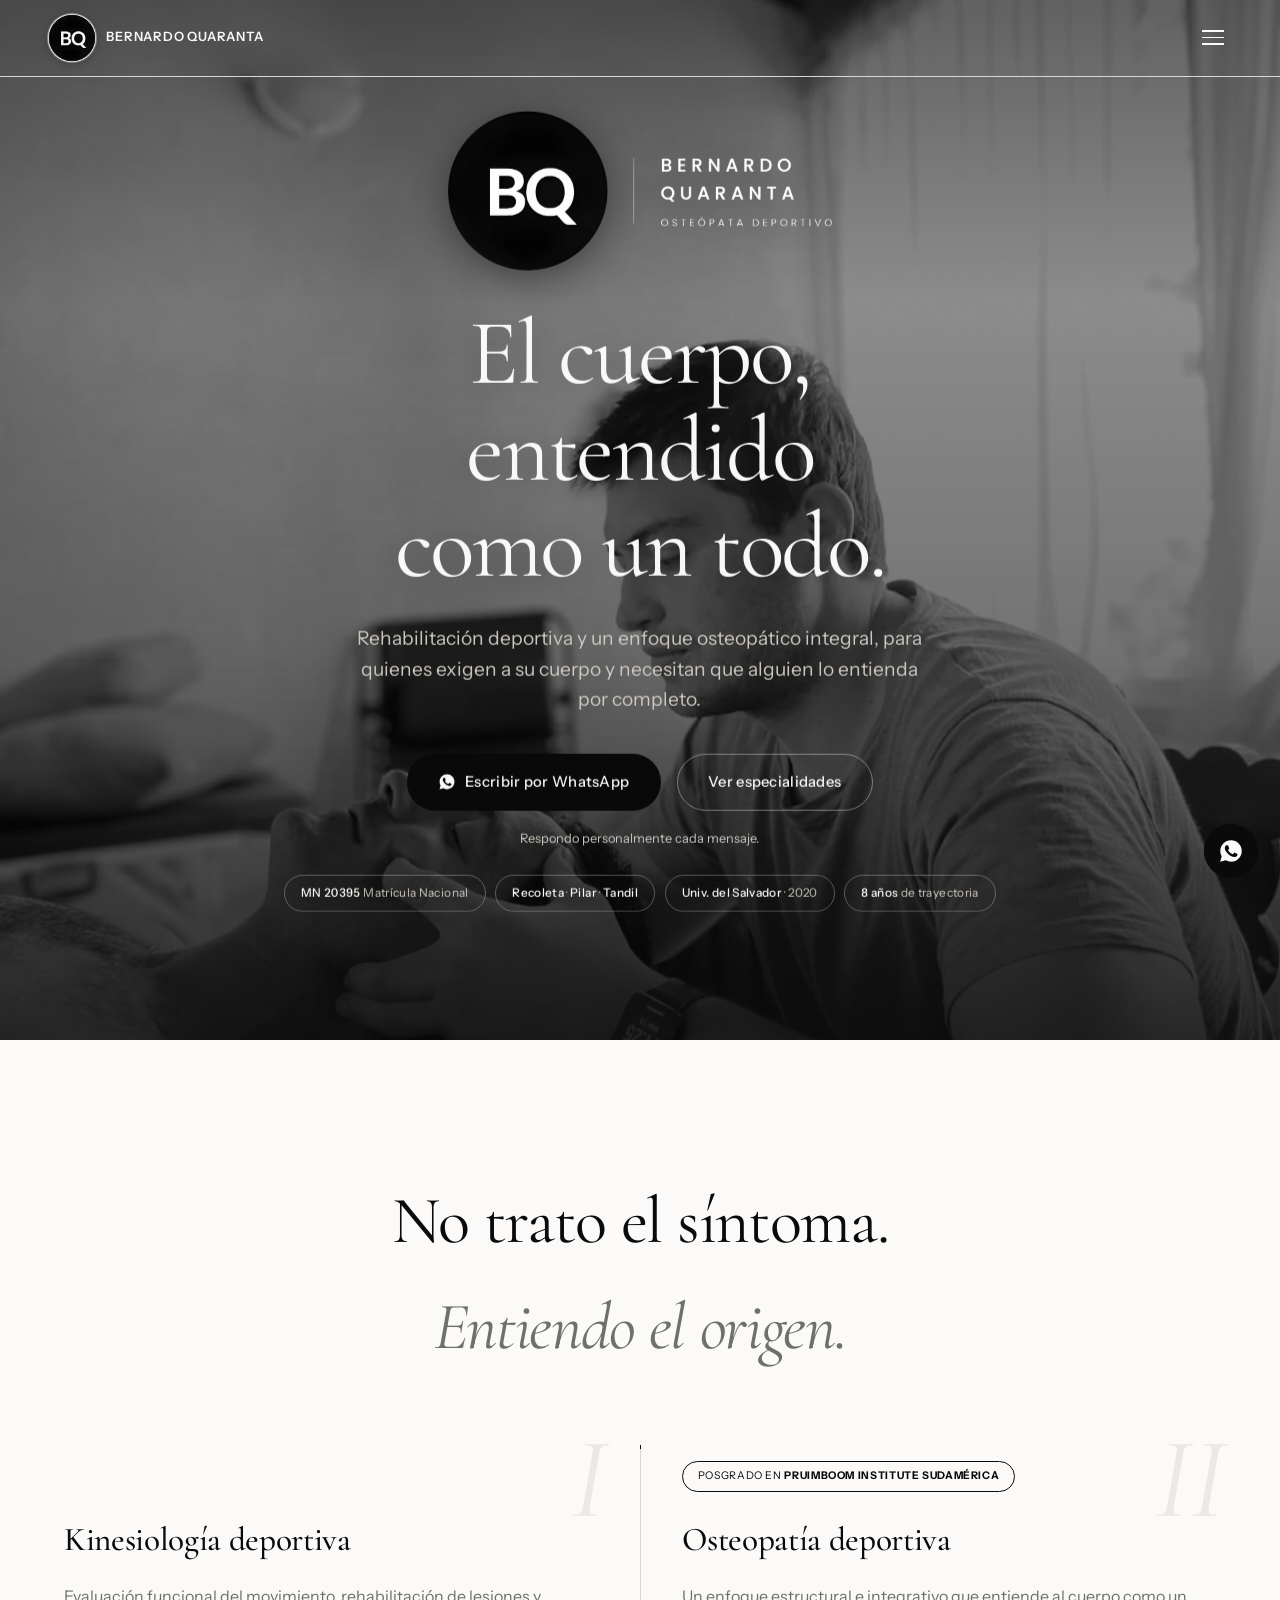
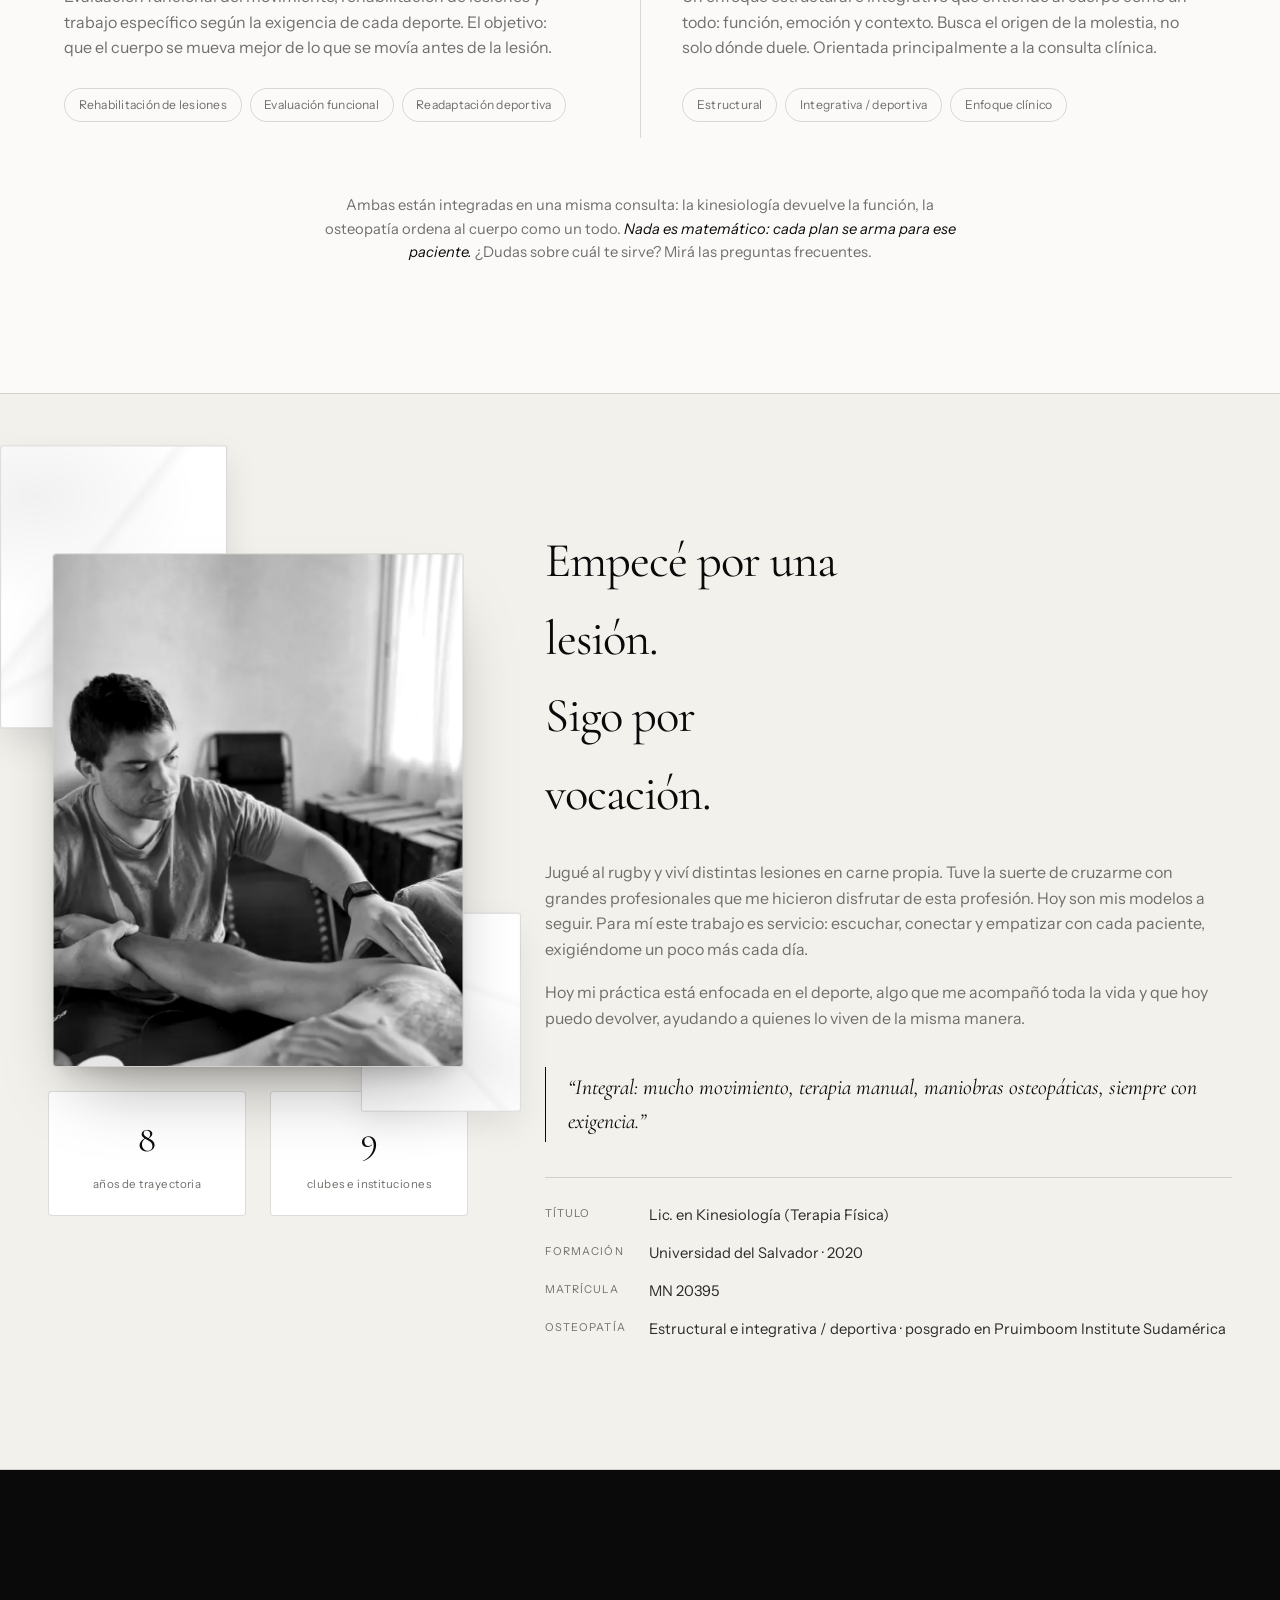
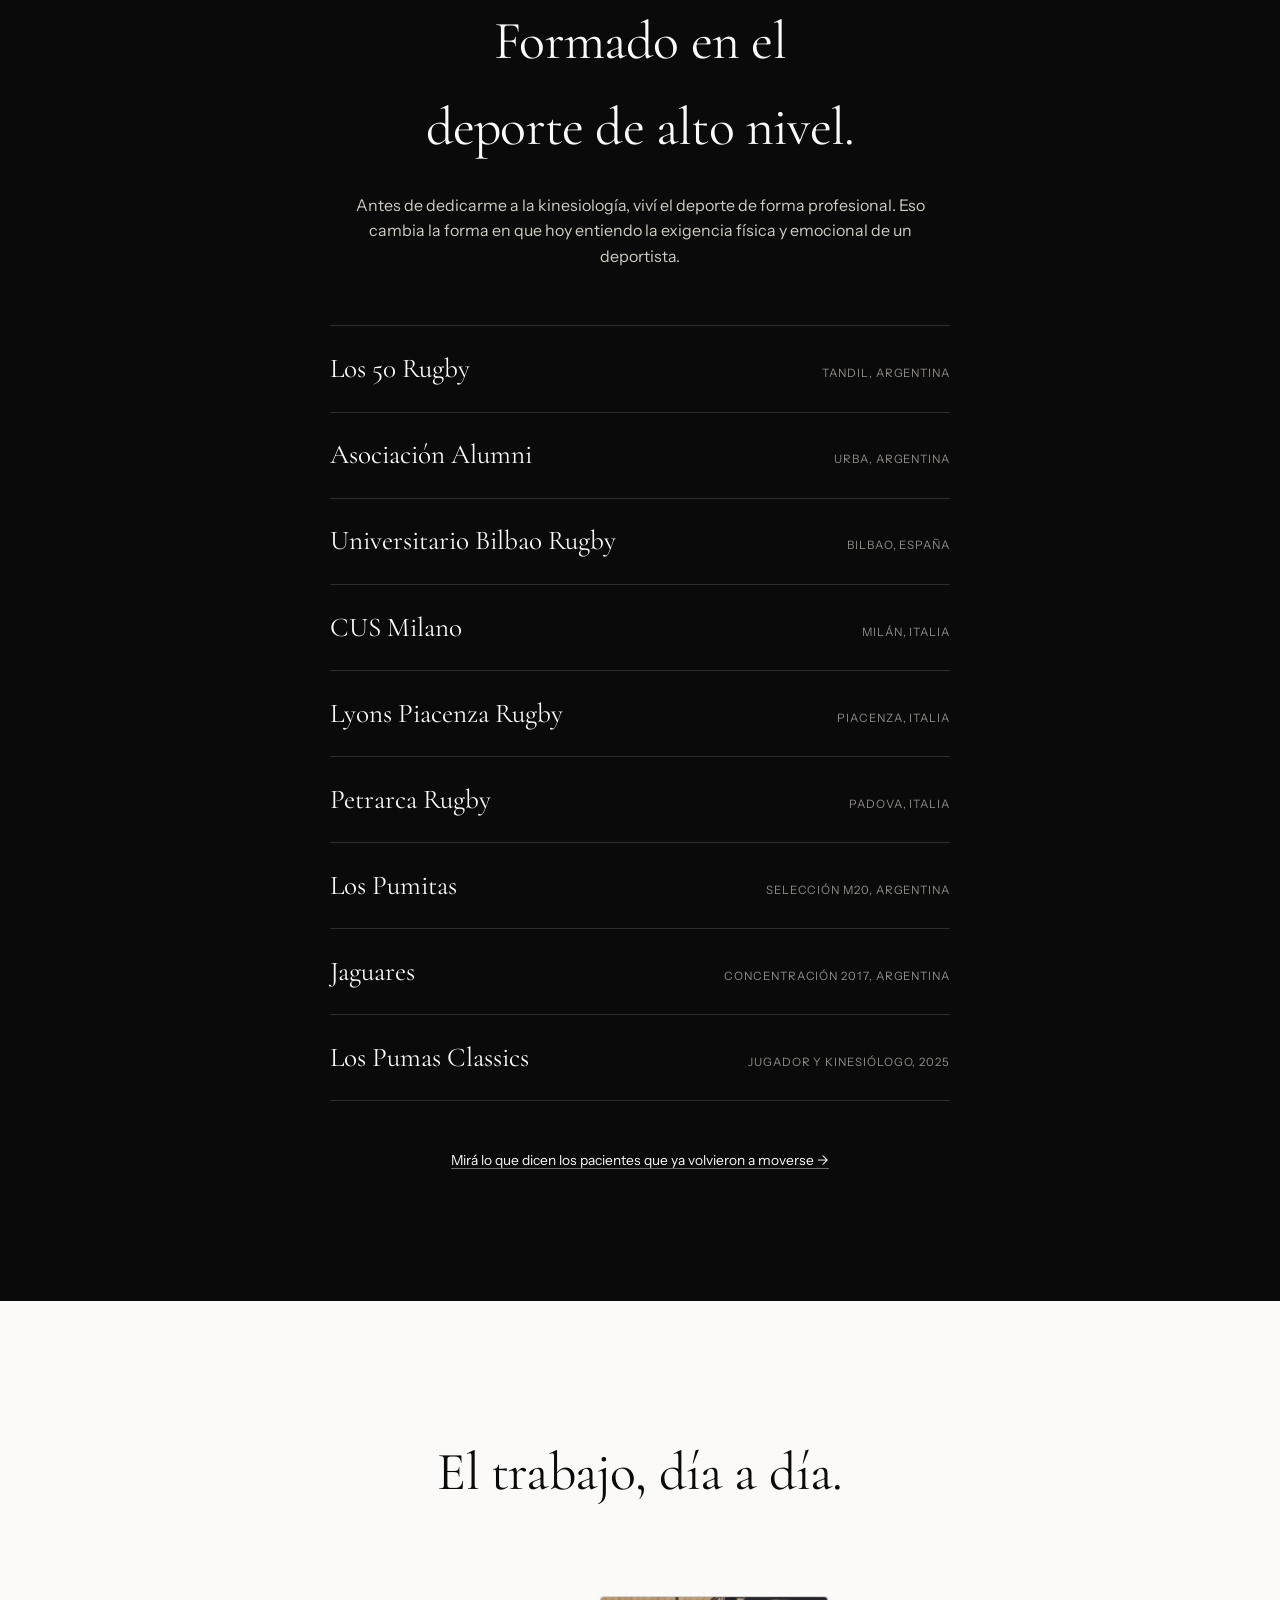
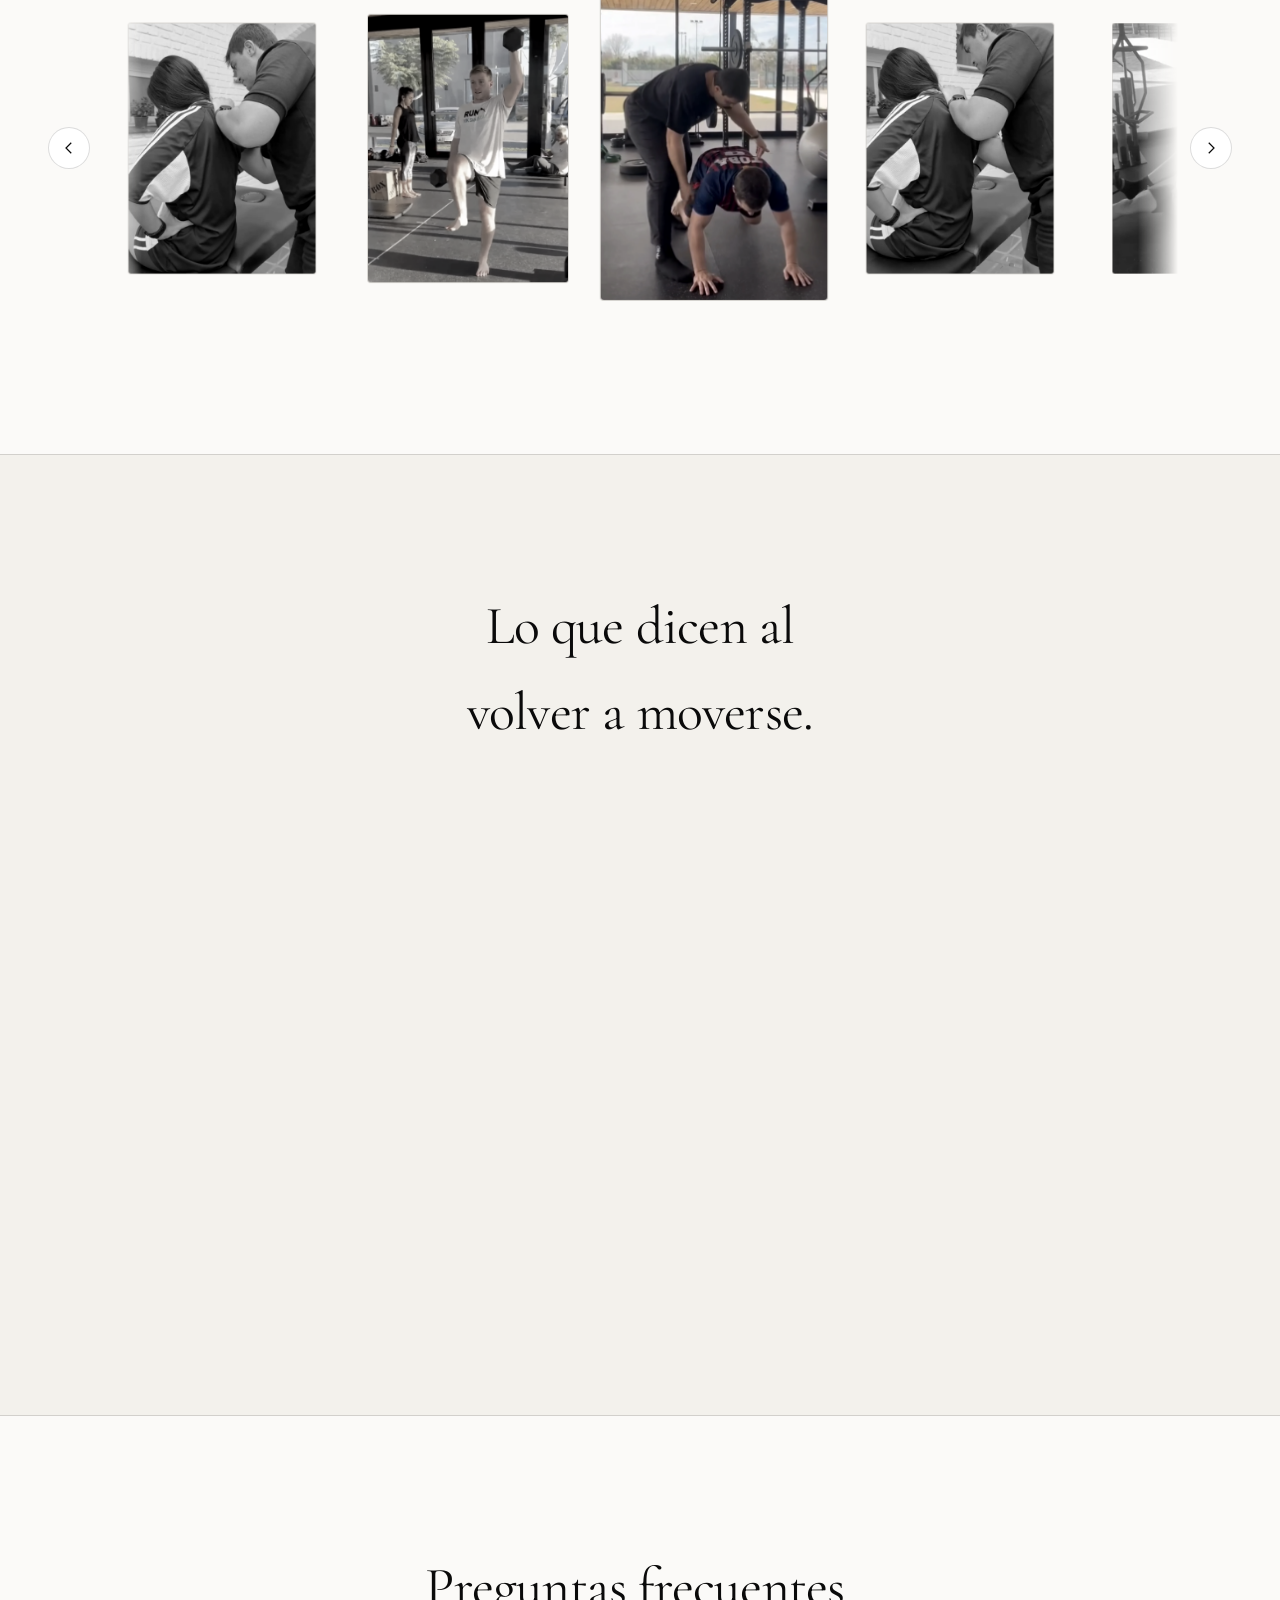
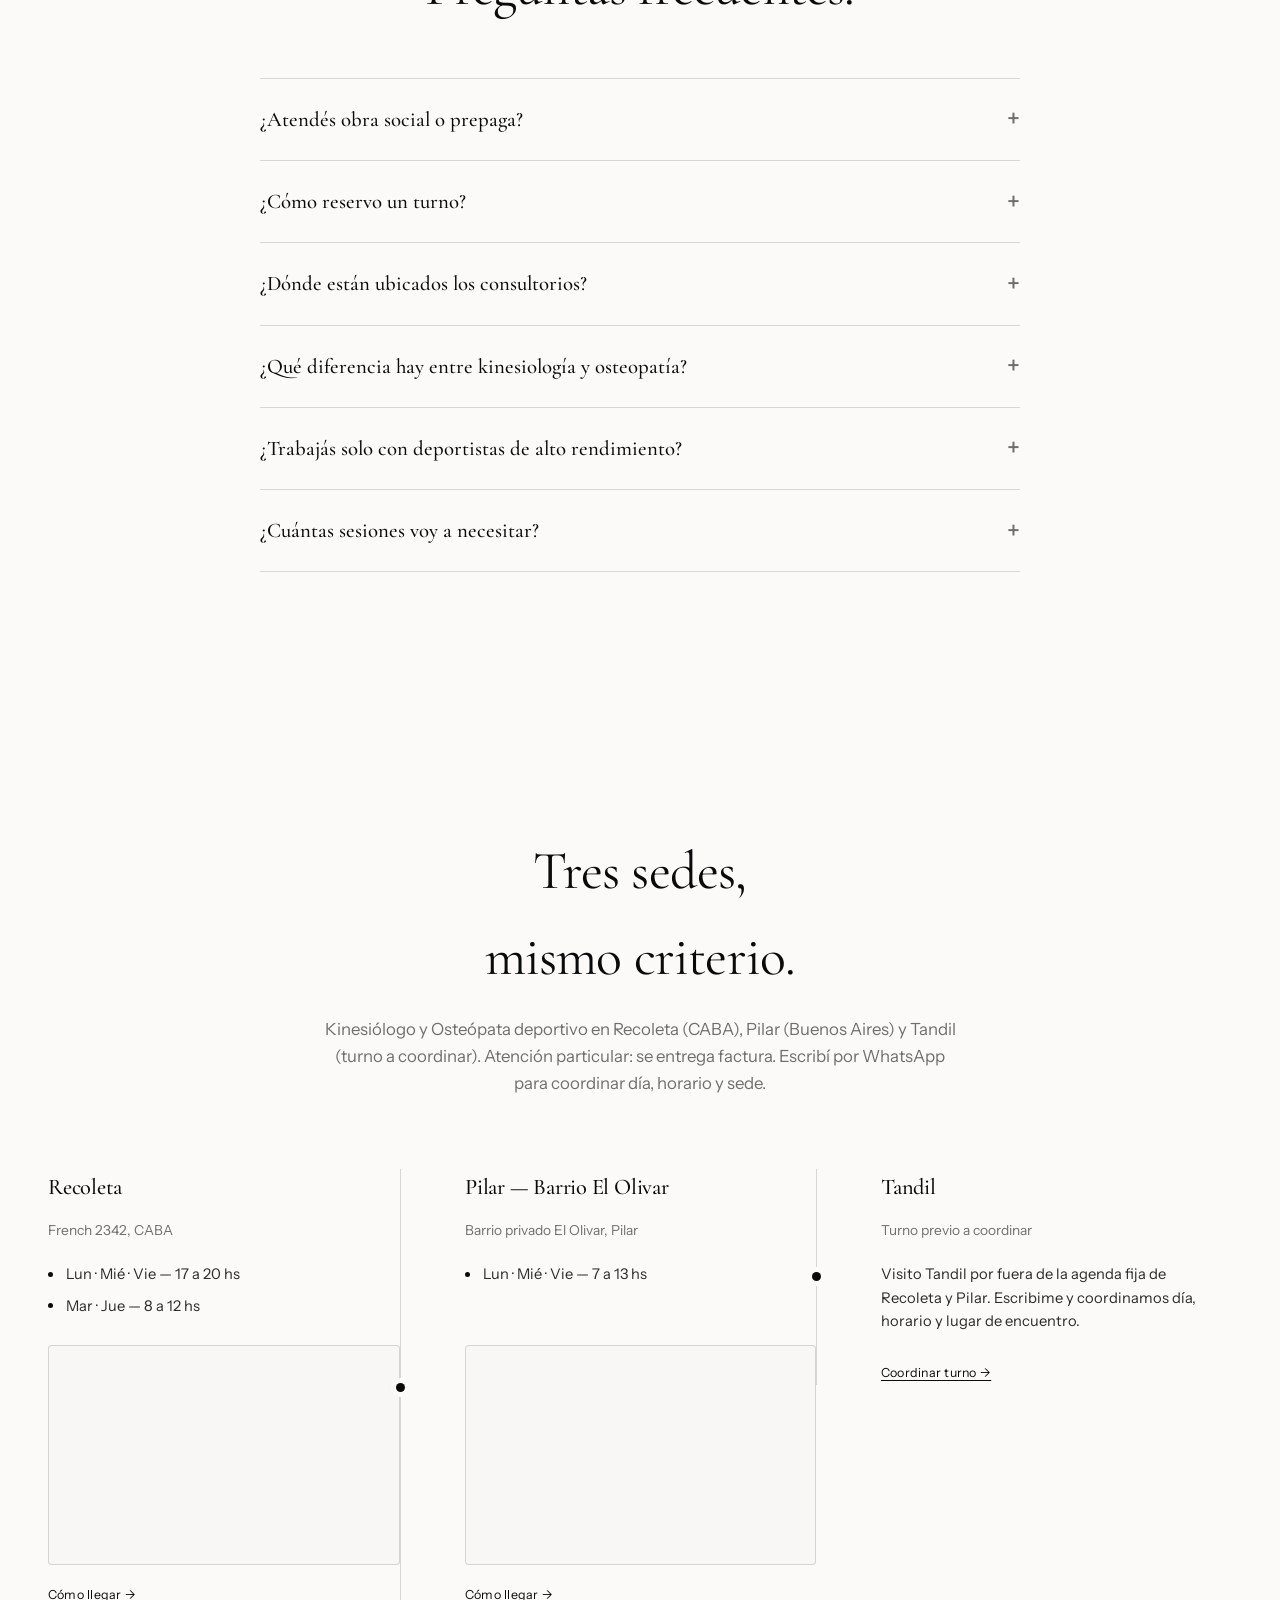
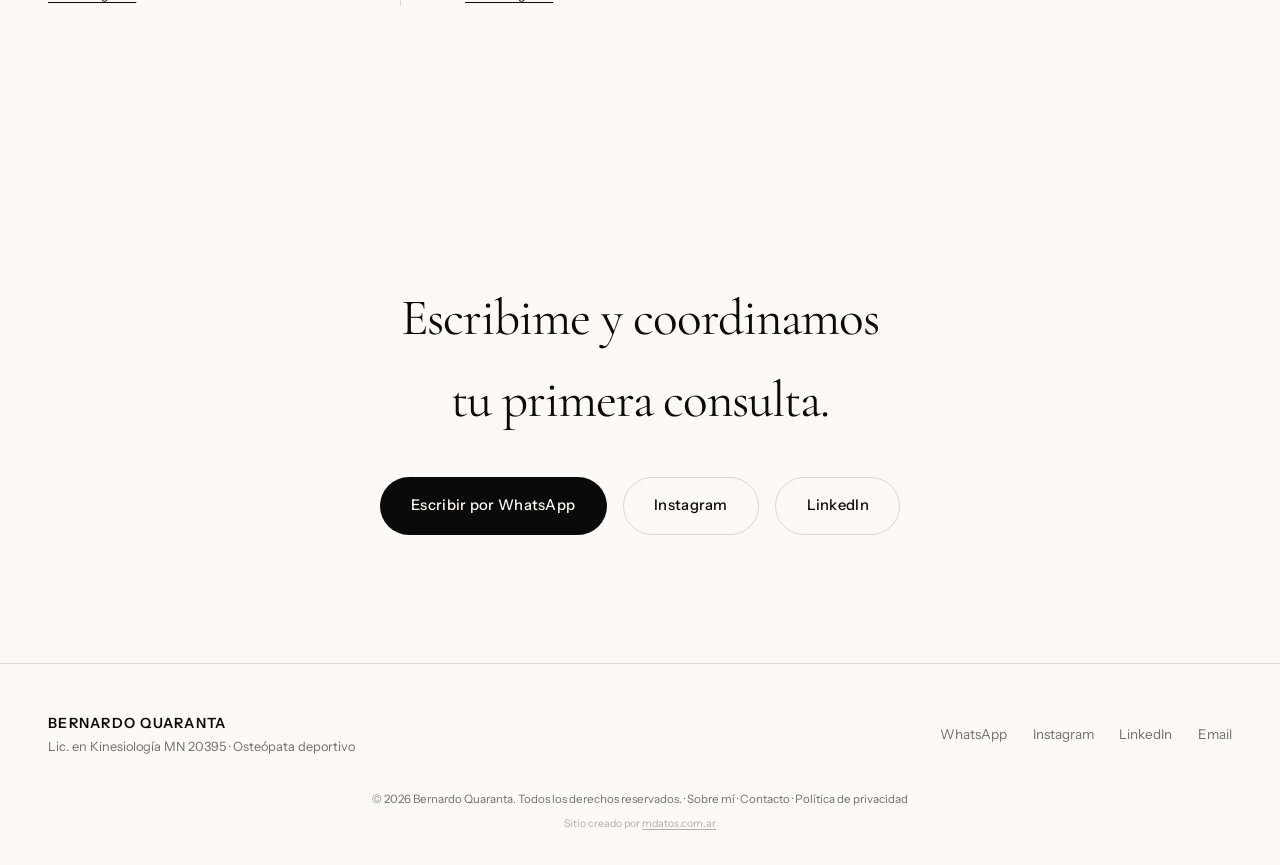
<file: index.html>
<!DOCTYPE html>
<html lang="es-AR">
<head>
<meta charset="UTF-8" />
<meta name="viewport" content="width=device-width, initial-scale=1.0" />
<title>Kinesiólogo y Osteópata Deportivo en Recoleta, Pilar y Tandil | Bernardo Quaranta</title>
<meta name="description" content="Kinesiólogo y Osteópata deportivo en Recoleta (CABA), Pilar y Tandil (turno a coordinar). Lic. Bernardo Quaranta, MN 20395 — rehabilitación y evaluación funcional para deportistas." />
<link rel="canonical" href="https://bernardoquaranta.com.ar/" />

<meta property="og:type" content="website" />
<meta property="og:site_name" content="Bernardo Quaranta" />
<meta property="og:locale" content="es_AR" />
<meta property="og:url" content="https://bernardoquaranta.com.ar/" />
<meta property="og:title" content="Kinesiólogo y Osteópata Deportivo en Recoleta, Pilar y Tandil | Bernardo Quaranta" />
<meta property="og:description" content="Kinesiólogo y Osteópata deportivo en Recoleta (CABA), Pilar y Tandil (turno a coordinar). Lic. Bernardo Quaranta, MN 20395 — rehabilitación y evaluación funcional para deportistas." />
<meta property="og:image" content="https://bernardoquaranta.com.ar/assets/img/bernardo-quaranta-kinesiologo-osteopata-portada.jpg" />
<meta property="og:image:width" content="1200" />
<meta property="og:image:height" content="630" />
<meta property="og:image:alt" content="Bernardo Quaranta — Kinesiología y Osteopatía" />
<meta name="twitter:card" content="summary_large_image" />
<meta name="twitter:title" content="Kinesiólogo y Osteópata Deportivo en Recoleta, Pilar y Tandil | Bernardo Quaranta" />
<meta name="twitter:description" content="Kinesiólogo y Osteópata deportivo en Recoleta (CABA), Pilar y Tandil. Rehabilitación y evaluación funcional para deportistas." />
<meta name="twitter:image" content="https://bernardoquaranta.com.ar/assets/img/bernardo-quaranta-kinesiologo-osteopata-portada.jpg" />

<link rel="icon" type="image/webp" href="assets/img/bernardo-quaranta-logo.webp?v=20260828p" />
<link rel="apple-touch-icon" href="assets/img/apple-touch-icon.png?v=20260828p" />
<link rel="manifest" href="manifest.json" />
<meta name="theme-color" content="#fbfaf8" />
<meta name="apple-mobile-web-app-title" content="Bernardo Quaranta" />
<meta name="apple-mobile-web-app-capable" content="yes" />
<meta name="mobile-web-app-capable" content="yes" />

<link rel="preconnect" href="https://fonts.googleapis.com" />
<link rel="preconnect" href="https://fonts.gstatic.com" crossorigin />
<link href="https://fonts.googleapis.com/css2?family=Cormorant+Garamond:ital,wght@0,300;0,400;0,500;0,600;1,400&family=Instrument+Sans:wght@400;500;600&display=swap" rel="stylesheet" />

<link rel="stylesheet" href="styles.css?v=20260828p" />
<script>document.documentElement.classList.add("has-js");</script>

<script type="application/ld+json">
{
  "@context": "https://schema.org",
  "@graph": [
    {
      "@type": "Person",
      "@id": "https://bernardoquaranta.com.ar/#bernardo",
      "name": "Bernardo Quaranta",
      "jobTitle": "Kinesiólogo · Osteópata deportivo",
      "url": "https://bernardoquaranta.com.ar/",
      "image": "https://bernardoquaranta.com.ar/assets/img/kinesiologo-bernardo-quaranta-consultorio.webp",
      "alumniOf": { "@type": "CollegeOrUniversity", "name": "Universidad del Salvador" },
      "knowsAbout": ["Kinesiología deportiva", "Osteopatía deportiva", "Rehabilitación de lesiones deportivas", "Evaluación funcional del movimiento"],
      "sameAs": [
        "https://instagram.com/lic.bquaranta",
        "https://ar.linkedin.com/in/bernardo-quaranta-87b6651bb"
      ]
    },
    {
      "@type": "MedicalBusiness",
      "@id": "https://bernardoquaranta.com.ar/#recoleta",
      "name": "Bernardo Quaranta — Kinesiología y Osteopatía (Recoleta)",
      "image": "https://bernardoquaranta.com.ar/assets/img/bernardo-quaranta-kinesiologo-osteopata-portada.jpg",
      "url": "https://bernardoquaranta.com.ar/",
      "telephone": "+5492494015851",
      "email": "Bernardoquaranta7@gmail.com",
      "priceRange": "$$",
      "medicalSpecialty": "PhysicalTherapy",
      "founder": { "@id": "https://bernardoquaranta.com.ar/#bernardo" },
      "contactPoint": {
        "@type": "ContactPoint",
        "telephone": "+5492494015851",
        "email": "Bernardoquaranta7@gmail.com",
        "contactType": "customer service",
        "areaServed": "AR",
        "availableLanguage": "Spanish"
      },
      "areaServed": ["Recoleta", "CABA", "Ciudad Autónoma de Buenos Aires"],
      "address": {
        "@type": "PostalAddress",
        "streetAddress": "French 2342",
        "addressLocality": "Recoleta, Buenos Aires",
        "addressCountry": "AR"
      },
      "openingHoursSpecification": [
        { "@type": "OpeningHoursSpecification", "dayOfWeek": ["Monday", "Wednesday", "Friday"], "opens": "17:00", "closes": "20:00" },
        { "@type": "OpeningHoursSpecification", "dayOfWeek": ["Tuesday", "Thursday"], "opens": "08:00", "closes": "12:00" }
      ]
    },
    {
      "@type": "MedicalBusiness",
      "@id": "https://bernardoquaranta.com.ar/#pilar",
      "name": "Bernardo Quaranta — Kinesiología y Osteopatía (Pilar)",
      "image": "https://bernardoquaranta.com.ar/assets/img/bernardo-quaranta-kinesiologo-osteopata-portada.jpg",
      "url": "https://bernardoquaranta.com.ar/",
      "telephone": "+5492494015851",
      "email": "Bernardoquaranta7@gmail.com",
      "priceRange": "$$",
      "medicalSpecialty": "PhysicalTherapy",
      "founder": { "@id": "https://bernardoquaranta.com.ar/#bernardo" },
      "contactPoint": {
        "@type": "ContactPoint",
        "telephone": "+5492494015851",
        "email": "Bernardoquaranta7@gmail.com",
        "contactType": "customer service",
        "areaServed": "AR",
        "availableLanguage": "Spanish"
      },
      "areaServed": ["Pilar", "Provincia de Buenos Aires"],
      "address": {
        "@type": "PostalAddress",
        "streetAddress": "Barrio privado El Olivar",
        "addressLocality": "Pilar, Buenos Aires",
        "addressCountry": "AR"
      },
      "openingHoursSpecification": [
        { "@type": "OpeningHoursSpecification", "dayOfWeek": ["Monday", "Wednesday", "Friday"], "opens": "07:00", "closes": "13:00" }
      ]
    },
    {
      "@type": "MedicalBusiness",
      "@id": "https://bernardoquaranta.com.ar/#tandil",
      "name": "Bernardo Quaranta — Kinesiología y Osteopatía (Tandil)",
      "image": "https://bernardoquaranta.com.ar/assets/img/bernardo-quaranta-kinesiologo-osteopata-portada.jpg",
      "url": "https://bernardoquaranta.com.ar/",
      "telephone": "+5492494015851",
      "email": "Bernardoquaranta7@gmail.com",
      "priceRange": "$$",
      "medicalSpecialty": "PhysicalTherapy",
      "founder": { "@id": "https://bernardoquaranta.com.ar/#bernardo" },
      "contactPoint": {
        "@type": "ContactPoint",
        "telephone": "+5492494015851",
        "email": "Bernardoquaranta7@gmail.com",
        "contactType": "customer service",
        "availableLanguage": "Spanish",
        "areaServed": "AR"
      },
      "areaServed": ["Tandil", "Provincia de Buenos Aires"],
      "address": {
        "@type": "PostalAddress",
        "addressLocality": "Tandil, Buenos Aires",
        "addressCountry": "AR"
      },
      "description": "Atención en Tandil con turno previo a coordinar por WhatsApp."
    },
    {
      "@type": "FAQPage",
      "mainEntity": [
        {
          "@type": "Question",
          "name": "¿Atendés obra social o prepaga?",
          "acceptedAnswer": { "@type": "Answer", "text": "La atención es particular y se entrega factura, para que puedas presentarla a tu obra social o prepaga y gestionar el reintegro correspondiente." }
        },
        {
          "@type": "Question",
          "name": "¿Cómo reservo un turno?",
          "acceptedAnswer": { "@type": "Answer", "text": "Escribiendo por WhatsApp. Coordinamos día, horario y sede — Recoleta, Pilar o Tandil — según tu disponibilidad." }
        },
        {
          "@type": "Question",
          "name": "¿Dónde están ubicados los consultorios?",
          "acceptedAnswer": { "@type": "Answer", "text": "En Recoleta (French 2342, CABA), en Pilar (Barrio privado El Olivar, Buenos Aires) y en Tandil (turno a coordinar). Coordinamos la sede según tu conveniencia." }
        },
        {
          "@type": "Question",
          "name": "¿Qué diferencia hay entre kinesiología y osteopatía?",
          "acceptedAnswer": { "@type": "Answer", "text": "La kinesiología trabaja la rehabilitación funcional del movimiento. La osteopatía aborda el cuerpo como un todo, buscando el origen de la molestia más allá de dónde duele. En la consulta se integran ambas." }
        },
        {
          "@type": "Question",
          "name": "¿Trabajás solo con deportistas de alto rendimiento?",
          "acceptedAnswer": { "@type": "Answer", "text": "No. La mayoría de mis pacientes son deportistas amateurs que quieren volver a entrenar y competir sin dolor, aunque también trabajé con clubes como CUS Milano y Petrarca Rugby, y hoy soy kinesiólogo de Los Pumas Classics." }
        },
        {
          "@type": "Question",
          "name": "¿Cuántas sesiones voy a necesitar?",
          "acceptedAnswer": { "@type": "Answer", "text": "Depende de la lesión y del objetivo de cada paciente. Se define en la primera consulta, armando un plan personalizado — nada es matemático." }
        }
      ]
    }
  ]
}
</script>
</head>
<body>

<div class="grain" aria-hidden="true"></div>

<header class="nav" data-nav>
  <a href="#top" class="nav-brand">
    <span class="nav-mark-wrap"><img class="nav-mark" src="assets/img/bernardo-quaranta-logo.webp" alt="" aria-hidden="true" width="48" height="48" /></span>
    <span>Bernardo Quaranta</span>
  </a>
  <nav class="nav-links" data-nav-links>
    <div class="nav-links-track">
      <a href="#disciplinas">Especialidades</a>
      <a href="#sobre-mi">Sobre mí</a>
      <a href="#trayectoria">Trayectoria</a>
      <a href="#en-accion">En acción</a>
      <a href="#testimonios">Testimonios</a>
      <a href="#preguntas">Preguntas</a>
      <a href="#consultorio">Consultorio</a>
    </div>
  </nav>
  <a class="btn btn-primary nav-cta" data-whatsapp-link href="https://wa.me/5492494015851?text=Hola%20Bernardo%2C%20te%20escribo%20desde%20tu%20web%20para%20consultar%20por%20un%20turno." target="_blank" rel="noopener">Escribir por WhatsApp</a>
  <button class="nav-burger" data-nav-toggle aria-label="Abrir menú" aria-expanded="false">
    <span></span><span></span><span></span>
  </button>
</header>

<main id="top">

  <!-- ============ HERO ============ -->
  <section class="hero" id="hero">
    <div class="hero-media" aria-hidden="true">
      <div class="hero-photo-intro">
        <img class="hero-photo" src="assets/img/kinesiologo-osteopata-deportivo-buenos-aires.webp" alt="" />
      </div>
      <div class="hero-scrim"></div>
    </div>

    <div class="hero-inner">
      <div class="hero-seal">
        <img src="assets/img/bernardo-quaranta-logo-full.webp" alt="Bernardo Quaranta — Osteópata Deportivo" width="1200" height="499" />
      </div>
      <h1 class="hero-title reveal" data-split="words">El cuerpo, entendido<br>como un todo.</h1>
      <p class="hero-sub reveal">Rehabilitación deportiva y un enfoque osteopático integral, para quienes exigen a su cuerpo y necesitan que alguien lo entienda por completo.</p>

      <div class="hero-actions reveal">
        <a class="btn btn-primary btn-lg" data-whatsapp-link href="https://wa.me/5492494015851?text=Hola%20Bernardo%2C%20te%20escribo%20desde%20tu%20web%20para%20consultar%20por%20un%20turno." target="_blank" rel="noopener">
          <svg viewBox="0 0 24 24" width="18" height="18" fill="currentColor" aria-hidden="true"><path d="M12.04 2C6.58 2 2.13 6.45 2.13 11.91c0 1.75.46 3.46 1.32 4.96L2 22l5.25-1.38a9.9 9.9 0 0 0 4.79 1.22h.01c5.46 0 9.91-4.45 9.91-9.91C21.96 6.45 17.5 2 12.04 2Zm5.8 14.1c-.24.68-1.4 1.32-1.93 1.4-.5.08-1.13.11-1.82-.11-.42-.13-.96-.31-1.65-.6-2.9-1.25-4.8-4.18-4.94-4.37-.14-.19-1.18-1.57-1.18-3 0-1.42.75-2.12 1.02-2.41.27-.29.58-.36.78-.36.2 0 .39 0 .56.01.18.01.42-.07.65.5.24.58.82 2 .89 2.15.07.15.12.32.02.51-.1.19-.15.31-.3.48-.15.17-.31.38-.44.51-.15.15-.3.31-.13.6.17.29.75 1.24 1.61 2 1.11.99 2.04 1.3 2.33 1.44.29.15.46.13.63-.08.17-.2.72-.84.91-1.13.19-.29.38-.24.63-.14.26.1 1.64.77 1.92.91.29.15.48.22.55.34.07.13.07.72-.17 1.4Z"/></svg>
          Escribir por WhatsApp
        </a>
        <a class="btn btn-ghost btn-lg" href="#disciplinas">Ver especialidades</a>
      </div>
      <p class="hero-response reveal">Respondo personalmente cada mensaje.</p>

      <div class="hero-badges reveal">
        <span><strong>MN 20395</strong> Matrícula Nacional</span>
        <span><strong>Recoleta</strong> · <strong>Pilar</strong> · <strong>Tandil</strong></span>
        <span><strong>Univ. del Salvador</strong> · 2020</span>
        <span><strong>8 años</strong> de trayectoria</span>
      </div>
    </div>
  </section>

  <!-- ============ PILARES: KINESIOLOGÍA / OSTEOPATÍA ============ -->
  <section class="pillars" id="disciplinas">
    <h2 class="pillars-title reveal" data-split="words">No trato el síntoma.<br><em>Entiendo el origen.</em></h2>

    <div class="diptych">
      <div class="spine" aria-hidden="true">
        <span class="spine-track"></span>
        <span class="spine-line" data-spine-line></span>
        <span class="spine-joint" data-spine-joint></span>
      </div>

      <article class="pane reveal">
        <span class="pane-numeral" aria-hidden="true">I</span>
        <span class="pane-badge pane-badge-spacer" aria-hidden="true">&nbsp;</span>
        <h3>Kinesiología deportiva</h3>
        <p>Evaluación funcional del movimiento, rehabilitación de lesiones y trabajo específico según la exigencia de cada deporte. El objetivo: que el cuerpo se mueva mejor de lo que se movía antes de la lesión.</p>
        <ul class="pane-tags">
          <li>Rehabilitación de lesiones</li>
          <li>Evaluación funcional</li>
          <li>Readaptación deportiva</li>
        </ul>
      </article>

      <article class="pane reveal">
        <span class="pane-numeral" aria-hidden="true">II</span>
        <span class="pane-badge">Posgrado en <strong>Pruimboom Institute Sudamérica</strong></span>
        <h3>Osteopatía deportiva</h3>
        <p>Un enfoque estructural e integrativo que entiende al cuerpo como un todo: función, emoción y contexto. Busca el origen de la molestia, no solo dónde duele. Orientada principalmente a la consulta clínica.</p>
        <ul class="pane-tags">
          <li>Estructural</li>
          <li>Integrativa / deportiva</li>
          <li>Enfoque clínico</li>
        </ul>
      </article>
    </div>

    <p class="pillars-note reveal">Ambas están integradas en una misma consulta: la kinesiología devuelve la función, la osteopatía ordena al cuerpo como un todo. <em>Nada es matemático: cada plan se arma para ese paciente.</em> ¿Dudas sobre cuál te sirve? <a href="#preguntas">Mirá las preguntas frecuentes</a>.</p>
  </section>

  <!-- ============ SOBRE MÍ ============ -->
  <section class="about" id="sobre-mi">
    <div class="about-media reveal">
      <div class="about-photo-wrap">
        <span class="about-deco about-deco-a" aria-hidden="true"></span>
        <span class="about-deco about-deco-b" aria-hidden="true"></span>
        <div class="about-photo">
          <img src="assets/img/kinesiologo-bernardo-quaranta-consultorio.webp" alt="Bernardo Quaranta atendiendo a un paciente" loading="lazy" />
        </div>
      </div>
      <div class="about-stats">
        <div class="stat" data-count-to="8"><span class="stat-num">0</span><span class="stat-label">años de trayectoria</span></div>
        <div class="stat" data-count-to="9"><span class="stat-num">0</span><span class="stat-label">clubes e instituciones</span></div>
      </div>
    </div>

    <div class="about-copy">
      <h2 class="reveal" data-split="words">Empecé por una lesión.<br>Sigo por vocación.</h2>
      <p class="reveal">Jugué al rugby y viví distintas lesiones en carne propia. Tuve la suerte de cruzarme con grandes profesionales que me hicieron disfrutar de esta profesión. Hoy son mis modelos a seguir. Para mí este trabajo es servicio: escuchar, conectar y empatizar con cada paciente, exigiéndome un poco más cada día.</p>
      <p class="reveal">Hoy mi práctica está enfocada en el deporte, algo que me acompañó toda la vida y que hoy puedo devolver, ayudando a quienes lo viven de la misma manera.</p>

      <blockquote class="pull-quote reveal">
        “Integral: mucho movimiento, terapia manual, maniobras osteopáticas, siempre con exigencia.”
      </blockquote>

      <ul class="credentials-list reveal">
        <li><span>Título</span> Lic. en Kinesiología (Terapia Física)</li>
        <li><span>Formación</span> Universidad del Salvador · 2020</li>
        <li><span>Matrícula</span> MN 20395</li>
        <li><span>Osteopatía</span> Estructural e integrativa / deportiva · posgrado en Pruimboom Institute Sudamérica</li>
      </ul>
    </div>
  </section>

  <!-- ============ TRAYECTORIA DEPORTIVA ============ -->
  <section class="trayectoria" id="trayectoria">
    <div class="trayectoria-bg" aria-hidden="true"></div>
    <div class="trayectoria-inner">
      <h2 class="section-title reveal" data-split="words">Formado en el deporte de alto nivel.</h2>
      <p class="trayectoria-lead reveal">Antes de dedicarme a la kinesiología, viví el deporte de forma profesional. Eso cambia la forma en que hoy entiendo la exigencia física y emocional de un deportista.</p>

      <ol class="clubs-list">
        <li class="reveal"><span class="club-name">Los 50 Rugby</span><span class="club-place">Tandil, Argentina</span></li>
        <li class="reveal"><span class="club-name">Asociación Alumni</span><span class="club-place">URBA, Argentina</span></li>
        <li class="reveal"><span class="club-name">Universitario Bilbao Rugby</span><span class="club-place">Bilbao, España</span></li>
        <li class="reveal"><span class="club-name">CUS Milano</span><span class="club-place">Milán, Italia</span></li>
        <li class="reveal"><span class="club-name">Lyons Piacenza Rugby</span><span class="club-place">Piacenza, Italia</span></li>
        <li class="reveal"><span class="club-name">Petrarca Rugby</span><span class="club-place">Padova, Italia</span></li>
        <li class="reveal"><span class="club-name">Los Pumitas</span><span class="club-place">Selección M20, Argentina</span></li>
        <li class="reveal"><span class="club-name">Jaguares</span><span class="club-place">Concentración 2017, Argentina</span></li>
        <li class="reveal"><span class="club-name">Los Pumas Classics</span><span class="club-place">Jugador y Kinesiólogo, 2025</span></li>
      </ol>

      <a class="trayectoria-cta reveal" href="#testimonios">Mirá lo que dicen los pacientes que ya volvieron a moverse →</a>
    </div>
  </section>

  <!-- ============ EN ACCIÓN ============ -->
  <section class="gallery" id="en-accion">
    <h2 class="section-title reveal" data-split="words">El trabajo, día a día.</h2>
    <div class="lens-rail-wrap reveal">
      <button class="lens-arrow lens-arrow-prev" data-lens-prev aria-label="Ver foto anterior" type="button">
        <svg viewBox="0 0 24 24" width="18" height="18" fill="none" stroke="currentColor" stroke-width="1.6" aria-hidden="true"><path d="M15 5l-7 7 7 7"/></svg>
      </button>
      <div class="lens-rail" data-lens-rail tabindex="0" role="region" aria-roledescription="carrusel" aria-label="Galería de fotos del trabajo diario">
        <ul class="lens-track" data-lens-track>
        <li class="lens-item"><img src="assets/img/kinesiologia-tratamiento-cervical-paciente.webp" alt="Bernardo Quaranta tratando la zona cervical de una paciente" draggable="false" loading="lazy" /></li>
        <li class="lens-item"><img src="assets/img/entrenamiento-funcional-equilibrio-mancuerna.webp" alt="Ejercicio de equilibrio con mancuerna en apoyo monopodal" draggable="false" loading="lazy" /></li>
        <li class="lens-item"><img src="assets/img/rehabilitacion-plancha-asistida-banda.webp" alt="Rehabilitación con plancha asistida y banda elástica" draggable="false" loading="lazy" /></li>
        <li class="lens-item"><img src="assets/img/kinesiologia-tratamiento-hombro-paciente.webp" alt="Bernardo Quaranta tratando el hombro de una paciente" draggable="false" loading="lazy" /></li>
        <li class="lens-item"><img src="assets/img/entrenamiento-core-banda-elastica-gimnasio.webp" alt="Ejercicio de core con banda elástica en el gimnasio" draggable="false" loading="lazy" /></li>
        <li class="lens-item"><img src="assets/img/osteopatia-tecnica-manual-mano.webp" alt="Técnica osteopática manual en la mano de un paciente" draggable="false" loading="lazy" /></li>
        <li class="lens-item"><img src="assets/img/evaluacion-funcional-rodilla-kinesiologo.webp" alt="Evaluación funcional de rodilla" draggable="false" loading="lazy" /></li>
        <li class="lens-item"><img src="assets/img/readaptacion-deportiva-banda-pierna.webp" alt="Readaptación deportiva con banda elástica en la pierna" draggable="false" loading="lazy" /></li>
        <li class="lens-item"><img src="assets/img/osteopatia-tecnica-craneal-facial.webp" alt="Técnica osteopática craneal y facial" draggable="false" loading="lazy" /></li>
        <li class="lens-item"><img src="assets/img/consulta-kinesiologica-consultorio.webp" alt="Consulta kinesiológica en el consultorio" draggable="false" loading="lazy" /></li>
        <li class="lens-item"><img src="assets/img/tratamiento-manual-pie-tobillo.webp" alt="Tratamiento manual de pie y tobillo" draggable="false" loading="lazy" /></li>
        <li class="lens-item"><img src="assets/img/readaptacion-deportiva-lunge-pelota-medicinal.webp" alt="Readaptación deportiva con lunge y pelota medicinal" draggable="false" loading="lazy" /></li>
        <li class="lens-item"><img src="assets/img/readaptacion-deportiva-rugby-banda-rodillas.webp" alt="Readaptación deportiva de un jugador de rugby con banda en las rodillas" draggable="false" loading="lazy" /></li>
        <li class="lens-item"><img src="assets/img/osteopatia-tecnica-manual-tobillo.webp" alt="Técnica osteopática manual en el tobillo" draggable="false" loading="lazy" /></li>
        <li class="lens-item"><img src="assets/img/consultorio-bernardo-quaranta-estiramiento.webp" alt="Estiramiento guiado en el consultorio de Bernardo Quaranta" draggable="false" loading="lazy" /></li>
        <li class="lens-item"><img src="assets/img/kinesiologia-tratamiento-rodilla-pierna.webp" alt="Bernardo Quaranta tratando la rodilla y la pierna de un paciente" draggable="false" loading="lazy" /></li>
        <li class="lens-item"><img src="assets/img/movilidad-articular-hombro-gimnasio.webp" alt="Ejercicio de movilidad articular de hombro en el gimnasio" draggable="false" loading="lazy" /></li>
        <li class="lens-item"><img src="assets/img/tratamiento-manual-cadera-rodilla.webp" alt="Tratamiento manual de cadera y rodilla" draggable="false" loading="lazy" /></li>
        </ul>
      </div>
      <button class="lens-arrow lens-arrow-next" data-lens-next aria-label="Ver foto siguiente" type="button">
        <svg viewBox="0 0 24 24" width="18" height="18" fill="none" stroke="currentColor" stroke-width="1.6" aria-hidden="true"><path d="M9 5l7 7-7 7"/></svg>
      </button>
    </div>
  </section>

  <!-- ============ TESTIMONIOS ============ -->
  <section class="testimonios" id="testimonios">
    <h2 class="section-title reveal" data-split="words">Lo que dicen al volver a moverse.</h2>
    <div class="quotes-grid">
      <blockquote class="quote-card reveal">
        <span class="quote-mark" aria-hidden="true">&ldquo;</span>
        <p>Llegué rengueando y ahora ya puedo correr, saltar. Sos el 1.</p>
        <footer>Paciente · recuperación de lesión</footer>
      </blockquote>
      <blockquote class="quote-card reveal">
        <span class="quote-mark" aria-hidden="true">&ldquo;</span>
        <p>Muy completo tu laburo. Más que conforme.</p>
        <footer>Paciente</footer>
      </blockquote>
      <blockquote class="quote-card reveal">
        <span class="quote-mark" aria-hidden="true">&ldquo;</span>
        <p>Mil gracias por la buena onda todos los días. Me voy muy contento y pudiendo jugar.</p>
        <footer>Paciente · vuelta al juego</footer>
      </blockquote>
      <blockquote class="quote-card reveal">
        <span class="quote-mark" aria-hidden="true">&ldquo;</span>
        <p>Me siento 110 puntos. Desde el día uno, totalmente predispuesto, y eso hace la diferencia.</p>
        <footer>Deportista · en rehabilitación</footer>
      </blockquote>
      <blockquote class="quote-card reveal">
        <span class="quote-mark" aria-hidden="true">&ldquo;</span>
        <p>Sin vos nunca hubiera vuelto así de bien y fuerte. Tremendo profesional, siempre buena onda.</p>
        <footer>Deportista · vuelta a la competencia</footer>
      </blockquote>
      <div class="quote-card quote-card-cta reveal">
        <span class="quote-cta-mark" aria-hidden="true"><img src="assets/img/bernardo-quaranta-logo.webp" alt="" width="46" height="46" /></span>
        <p>¿Vos también estás volviendo a moverte?</p>
        <a class="btn btn-ghost" data-whatsapp-link href="https://wa.me/5492494015851?text=Hola%20Bernardo%2C%20te%20escribo%20desde%20tu%20web%20para%20consultar%20por%20un%20turno." target="_blank" rel="noopener">Contame tu caso →</a>
      </div>
    </div>
  </section>

  <!-- ============ PREGUNTAS FRECUENTES ============ -->
  <section class="faq" id="preguntas">
    <h2 class="section-title reveal" data-split="words">Preguntas frecuentes.</h2>
    <div class="faq-list">
      <details class="faq-item reveal">
        <summary>¿Atendés obra social o prepaga?</summary>
        <div class="faq-body"><p>La atención es particular y se entrega factura, para que puedas presentarla a tu obra social o prepaga y gestionar el reintegro correspondiente.</p></div>
      </details>
      <details class="faq-item reveal">
        <summary>¿Cómo reservo un turno?</summary>
        <div class="faq-body"><p>Escribiendo por WhatsApp. Coordinamos día, horario y sede — Recoleta, Pilar o Tandil — según tu disponibilidad.</p></div>
      </details>
      <details class="faq-item reveal">
        <summary>¿Dónde están ubicados los consultorios?</summary>
        <div class="faq-body"><p>En Recoleta (French 2342, CABA), en Pilar (Barrio privado El Olivar, Buenos Aires) y en Tandil (turno a coordinar). Coordinamos la sede según tu conveniencia.</p></div>
      </details>
      <details class="faq-item reveal">
        <summary>¿Qué diferencia hay entre kinesiología y osteopatía?</summary>
        <div class="faq-body"><p>La kinesiología trabaja la rehabilitación funcional del movimiento. La osteopatía aborda el cuerpo como un todo, buscando el origen de la molestia más allá de dónde duele. En la consulta se integran ambas.</p></div>
      </details>
      <details class="faq-item reveal">
        <summary>¿Trabajás solo con deportistas de alto rendimiento?</summary>
        <div class="faq-body"><p>No. La mayoría de mis pacientes son deportistas amateurs que quieren volver a entrenar y competir sin dolor, aunque también trabajé con clubes como CUS Milano y Petrarca Rugby, y hoy soy kinesiólogo de Los Pumas Classics.</p></div>
      </details>
      <details class="faq-item reveal">
        <summary>¿Cuántas sesiones voy a necesitar?</summary>
        <div class="faq-body"><p>Depende de la lesión y del objetivo de cada paciente. Se define en la primera consulta, armando un plan personalizado — nada es matemático.</p></div>
      </details>
    </div>
  </section>

  <!-- ============ CONSULTORIO ============ -->
  <section class="consultorio" id="consultorio">
    <h2 class="section-title reveal" data-split="words">Tres sedes, mismo criterio.</h2>
    <p class="consultorio-lead reveal">Kinesiólogo y Osteópata deportivo en Recoleta (CABA), Pilar (Buenos Aires) y Tandil (turno a coordinar). Atención particular: se entrega factura. Escribí por WhatsApp para coordinar día, horario y sede.</p>

    <div class="duo">
      <div class="duo-pane reveal">
        <h3>Recoleta</h3>
        <p class="loc-address">French 2342, CABA</p>
        <ul>
          <li>Lun · Mié · Vie — 17 a 20 hs</li>
          <li>Mar · Jue — 8 a 12 hs</li>
        </ul>
        <div class="loc-map">
          <iframe src="https://maps.google.com/maps?q=French%202342%2C%20Recoleta%2C%20Buenos%20Aires&t=&z=15&ie=UTF8&iwloc=&output=embed" title="Mapa del consultorio en French 2342, Recoleta" loading="lazy" referrerpolicy="no-referrer-when-downgrade"></iframe>
        </div>
        <a class="map-link" href="https://www.google.com/maps/search/?api=1&amp;query=French%202342%2C%20Recoleta%2C%20Buenos%20Aires" target="_blank" rel="noopener">Cómo llegar →</a>
      </div>
      <div class="duo-pane reveal">
        <h3>Pilar — Barrio El Olivar</h3>
        <p class="loc-address">Barrio privado El Olivar, Pilar</p>
        <ul>
          <li>Lun · Mié · Vie — 7 a 13 hs</li>
        </ul>
        <div class="loc-map">
          <iframe src="https://maps.google.com/maps?q=Barrio%20El%20Olivar%2C%20Pilar%2C%20Buenos%20Aires&t=&z=13&ie=UTF8&iwloc=&output=embed" title="Mapa del consultorio en Barrio El Olivar, Pilar" loading="lazy" referrerpolicy="no-referrer-when-downgrade"></iframe>
        </div>
        <a class="map-link" href="https://www.google.com/maps/search/?api=1&amp;query=Barrio%20El%20Olivar%2C%20Pilar%2C%20Buenos%20Aires" target="_blank" rel="noopener">Cómo llegar →</a>
      </div>
      <div class="duo-pane reveal">
        <h3>Tandil</h3>
        <p class="loc-address">Turno previo a coordinar</p>
        <p class="duo-pane-note">Visito Tandil por fuera de la agenda fija de Recoleta y Pilar. Escribime y coordinamos día, horario y lugar de encuentro.</p>
        <a class="map-link" data-whatsapp-link href="https://wa.me/5492494015851?text=Hola%20Bernardo%2C%20te%20escribo%20desde%20tu%20web%20para%20consultar%20por%20un%20turno%20en%20Tandil." target="_blank" rel="noopener">Coordinar turno →</a>
      </div>
    </div>
  </section>

  <!-- ============ CTA FINAL ============ -->
  <section class="cta-final" id="contacto">
    <div class="cta-final-inner reveal">
      <h2 data-split="words">Escribime y coordinamos tu primera consulta.</h2>
      <div class="hero-actions">
        <a class="btn btn-primary btn-lg" data-whatsapp-link href="https://wa.me/5492494015851?text=Hola%20Bernardo%2C%20te%20escribo%20desde%20tu%20web%20para%20consultar%20por%20un%20turno." target="_blank" rel="noopener">Escribir por WhatsApp</a>
        <a class="btn btn-ghost btn-lg" data-instagram-link href="https://instagram.com/lic.bquaranta" target="_blank" rel="noopener">Instagram</a>
        <a class="btn btn-ghost btn-lg" data-linkedin-link href="https://ar.linkedin.com/in/bernardo-quaranta-87b6651bb" target="_blank" rel="noopener">LinkedIn</a>
      </div>
    </div>
  </section>

</main>

<footer class="footer">
  <div class="footer-inner">
    <div>
      <p class="footer-brand">Bernardo Quaranta</p>
      <p class="footer-role">Lic. en Kinesiología MN 20395 · Osteópata deportivo</p>
    </div>
    <div class="footer-links">
      <a data-whatsapp-link href="https://wa.me/5492494015851?text=Hola%20Bernardo%2C%20te%20escribo%20desde%20tu%20web%20para%20consultar%20por%20un%20turno." target="_blank" rel="noopener">WhatsApp</a>
      <a data-instagram-link href="https://instagram.com/lic.bquaranta" target="_blank" rel="noopener">Instagram</a>
      <a data-linkedin-link href="https://ar.linkedin.com/in/bernardo-quaranta-87b6651bb" target="_blank" rel="noopener">LinkedIn</a>
      <a data-email-link href="mailto:Bernardoquaranta7@gmail.com">Email</a>
    </div>
  </div>
  <p class="footer-copy">© <span data-year></span> Bernardo Quaranta. Todos los derechos reservados. · <a href="sobre-mi.html">Sobre mí</a> · <a href="contacto.html">Contacto</a> · <a href="privacidad.html">Política de privacidad</a></p>
  <p class="footer-credit">Sitio creado por <a href="https://www.mdatos.com.ar" target="_blank" rel="noopener">mdatos.com.ar</a></p>
</footer>

<a class="whatsapp-float" data-whatsapp-link href="https://wa.me/5492494015851?text=Hola%20Bernardo%2C%20te%20escribo%20desde%20tu%20web%20para%20consultar%20por%20un%20turno." target="_blank" rel="noopener" aria-label="Escribir por WhatsApp">
  <span class="wa-pulse" aria-hidden="true"></span>
  <svg viewBox="0 0 24 24" width="26" height="26" fill="currentColor" aria-hidden="true"><path d="M12.04 2C6.58 2 2.13 6.45 2.13 11.91c0 1.75.46 3.46 1.32 4.96L2 22l5.25-1.38a9.9 9.9 0 0 0 4.79 1.22h.01c5.46 0 9.91-4.45 9.91-9.91C21.96 6.45 17.5 2 12.04 2Zm5.8 14.1c-.24.68-1.4 1.32-1.93 1.4-.5.08-1.13.11-1.82-.11-.42-.13-.96-.31-1.65-.6-2.9-1.25-4.8-4.18-4.94-4.37-.14-.19-1.18-1.57-1.18-3 0-1.42.75-2.12 1.02-2.41.27-.29.58-.36.78-.36.2 0 .39 0 .56.01.18.01.42-.07.65.5.24.58.82 2 .89 2.15.07.15.12.32.02.51-.1.19-.15.31-.3.48-.15.17-.31.38-.44.51-.15.15-.3.31-.13.6.17.29.75 1.24 1.61 2 1.11.99 2.04 1.3 2.33 1.44.29.15.46.13.63-.08.17-.2.72-.84.91-1.13.19-.29.38-.24.63-.14.26.1 1.64.77 1.92.91.29.15.48.22.55.34.07.13.07.72-.17 1.4Z"/></svg>
</a>

<script defer src="lib/gsap.min.js?v=20260828p"></script>
<script defer src="lib/ScrollTrigger.min.js?v=20260828p"></script>
<script defer src="lib/manifest.js?v=20260828p"></script>
<script defer src="main.js?v=20260828p"></script>
</body>
</html>
</file>
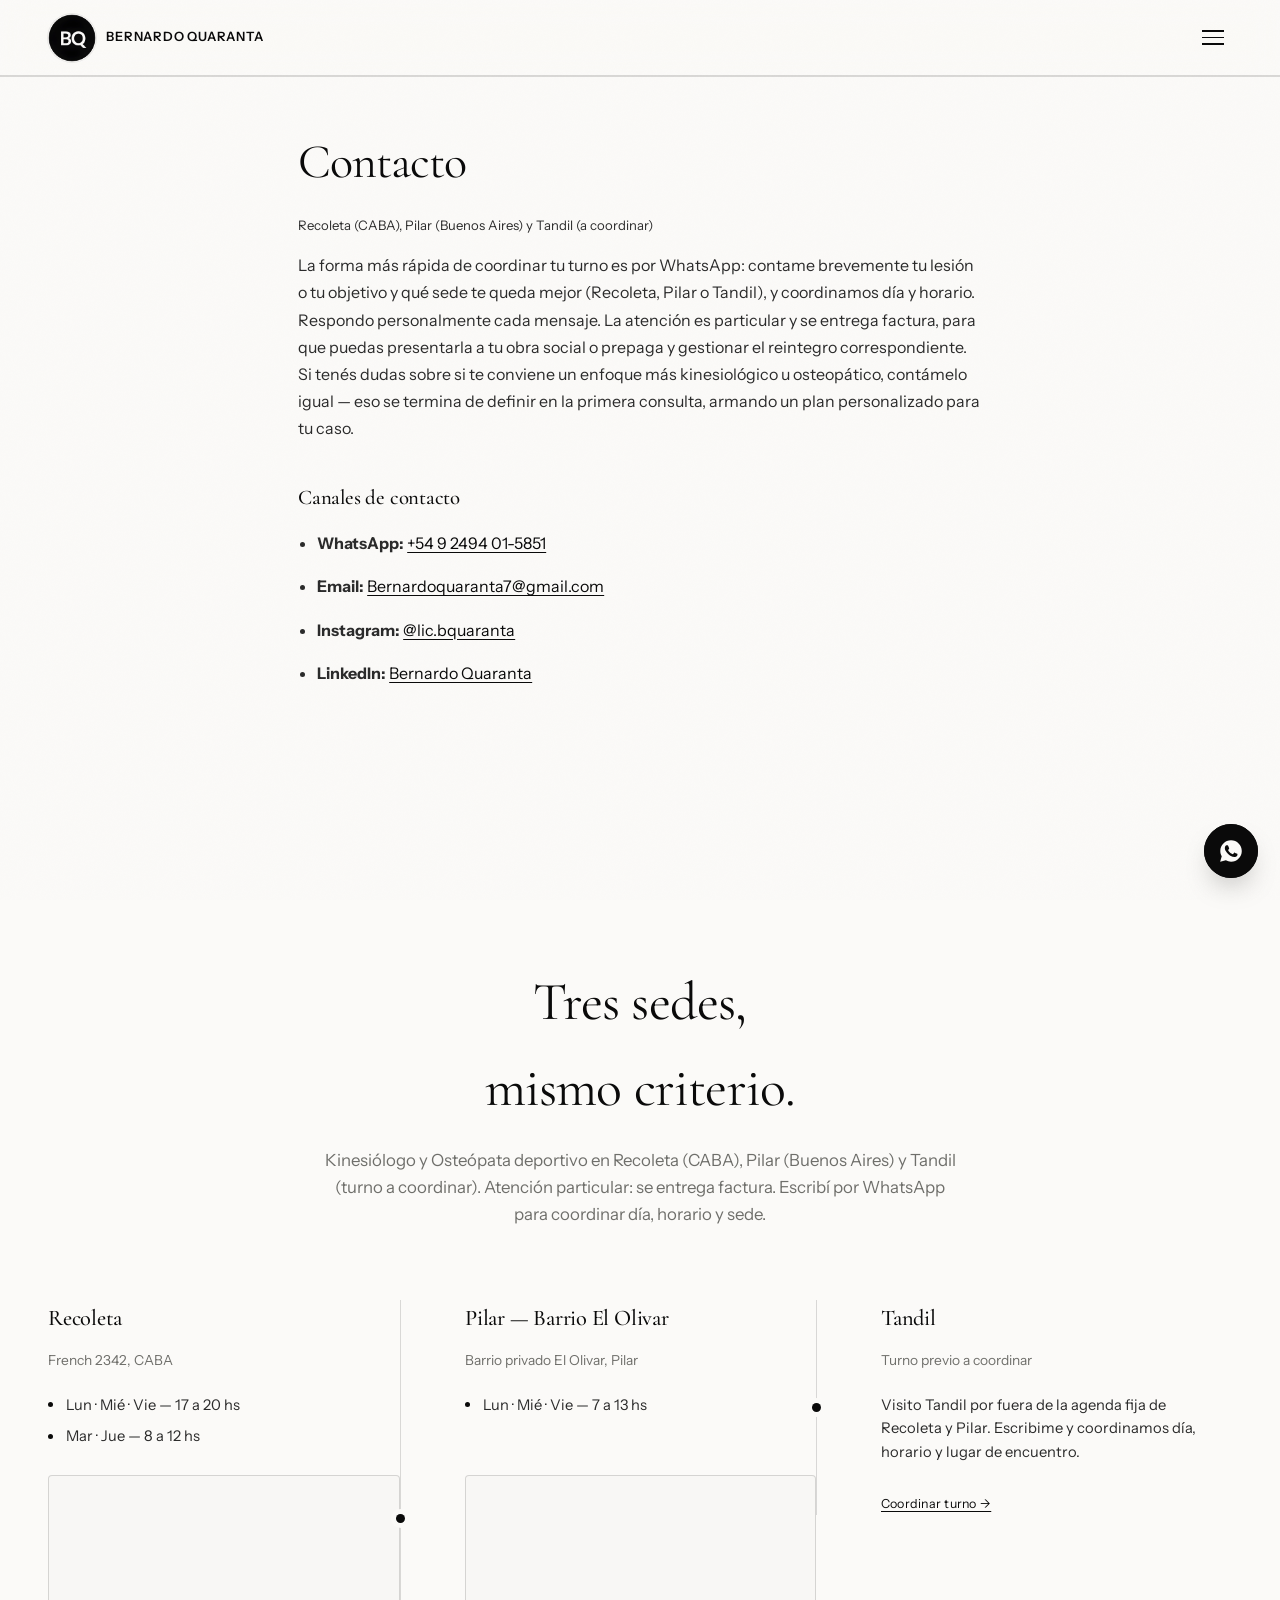
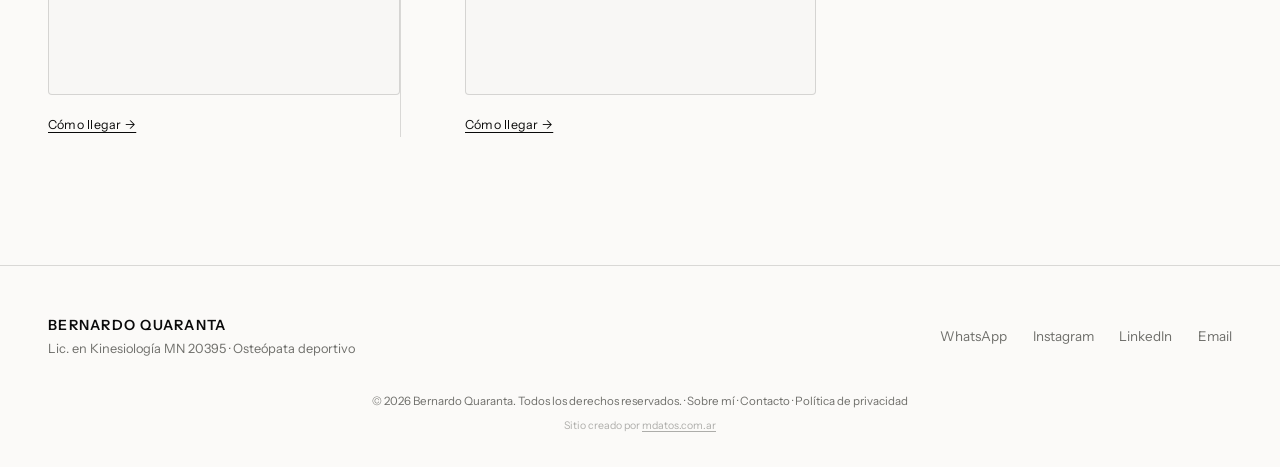
<file: contacto.html>
<!DOCTYPE html>
<html lang="es-AR">
<head>
<meta charset="UTF-8" />
<meta name="viewport" content="width=device-width, initial-scale=1.0" />
<title>Contacto — Bernardo Quaranta | Turnos en Recoleta, Pilar y Tandil</title>
<meta name="description" content="Coordiná tu turno con Bernardo Quaranta, Kinesiólogo y Osteópata deportivo, por WhatsApp. Consultorios en Recoleta (CABA), Pilar (Buenos Aires) y Tandil (a coordinar). Atención particular, se entrega factura." />
<link rel="canonical" href="https://bernardoquaranta.com.ar/contacto.html" />

<meta property="og:type" content="website" />
<meta property="og:site_name" content="Bernardo Quaranta" />
<meta property="og:locale" content="es_AR" />
<meta property="og:url" content="https://bernardoquaranta.com.ar/contacto.html" />
<meta property="og:title" content="Contacto — Bernardo Quaranta | Turnos en Recoleta, Pilar y Tandil" />
<meta property="og:description" content="Coordiná tu turno con Bernardo Quaranta, Kinesiólogo y Osteópata deportivo, por WhatsApp. Consultorios en Recoleta (CABA), Pilar (Buenos Aires) y Tandil (a coordinar). Atención particular, se entrega factura." />
<meta property="og:image" content="https://bernardoquaranta.com.ar/assets/img/bernardo-quaranta-kinesiologo-osteopata-portada.jpg" />
<meta property="og:image:width" content="1200" />
<meta property="og:image:height" content="630" />
<meta property="og:image:alt" content="Bernardo Quaranta — Kinesiología y Osteopatía" />
<meta name="twitter:card" content="summary_large_image" />
<meta name="twitter:title" content="Contacto — Bernardo Quaranta | Turnos en Recoleta, Pilar y Tandil" />
<meta name="twitter:description" content="Coordiná tu turno con Bernardo Quaranta por WhatsApp. Consultorios en Recoleta (CABA), Pilar y Tandil (a coordinar)." />
<meta name="twitter:image" content="https://bernardoquaranta.com.ar/assets/img/bernardo-quaranta-kinesiologo-osteopata-portada.jpg" />

<link rel="icon" type="image/webp" href="assets/img/bernardo-quaranta-logo.webp?v=20260828p" />
<link rel="apple-touch-icon" href="assets/img/apple-touch-icon.png?v=20260828p" />
<link rel="manifest" href="manifest.json" />
<meta name="theme-color" content="#fbfaf8" />
<meta name="apple-mobile-web-app-title" content="Bernardo Quaranta" />
<meta name="apple-mobile-web-app-capable" content="yes" />
<meta name="mobile-web-app-capable" content="yes" />

<link rel="preconnect" href="https://fonts.googleapis.com" />
<link rel="preconnect" href="https://fonts.gstatic.com" crossorigin />
<link href="https://fonts.googleapis.com/css2?family=Cormorant+Garamond:ital,wght@0,300;0,400;0,500;0,600;1,400&family=Instrument+Sans:wght@400;500;600&display=swap" rel="stylesheet" />

<link rel="stylesheet" href="styles.css?v=20260828p" />
<script>document.documentElement.classList.add("has-js");</script>
</head>
<body>

<div class="grain" aria-hidden="true"></div>

<header class="nav is-solid" data-nav>
  <a href="index.html" class="nav-brand">
    <span class="nav-mark-wrap"><img class="nav-mark" src="assets/img/bernardo-quaranta-logo.webp" alt="" aria-hidden="true" width="48" height="48" /></span>
    <span>Bernardo Quaranta</span>
  </a>
  <nav class="nav-links" data-nav-links>
    <div class="nav-links-track">
      <a href="index.html#disciplinas">Especialidades</a>
      <a href="index.html#sobre-mi">Sobre mí</a>
      <a href="index.html#testimonios">Testimonios</a>
      <a href="index.html#consultorio">Consultorio</a>
    </div>
  </nav>
  <a class="btn btn-primary nav-cta" data-whatsapp-link href="https://wa.me/5492494015851?text=Hola%20Bernardo%2C%20te%20escribo%20desde%20tu%20web%20para%20consultar%20por%20un%20turno." target="_blank" rel="noopener">Escribir por WhatsApp</a>
  <button class="nav-burger" data-nav-toggle aria-label="Abrir menú" aria-expanded="false">
    <span></span><span></span><span></span>
  </button>
</header>

<main id="top">
  <section class="legal-page">
    <h1>Contacto</h1>
    <p class="legal-updated">Recoleta (CABA), Pilar (Buenos Aires) y Tandil (a coordinar)</p>

    <p>La forma más rápida de coordinar tu turno es por WhatsApp: contame brevemente tu lesión o tu objetivo y qué sede te queda mejor (Recoleta, Pilar o Tandil), y coordinamos día y horario. Respondo personalmente cada mensaje. La atención es particular y se entrega factura, para que puedas presentarla a tu obra social o prepaga y gestionar el reintegro correspondiente. Si tenés dudas sobre si te conviene un enfoque más kinesiológico u osteopático, contámelo igual — eso se termina de definir en la primera consulta, armando un plan personalizado para tu caso.</p>

    <h2>Canales de contacto</h2>
    <ul>
      <li><strong>WhatsApp:</strong> <a data-whatsapp-link href="https://wa.me/5492494015851?text=Hola%20Bernardo%2C%20te%20escribo%20desde%20tu%20web%20para%20consultar%20por%20un%20turno." target="_blank" rel="noopener">+54 9 2494 01-5851</a></li>
      <li><strong>Email:</strong> <a data-email-link href="mailto:Bernardoquaranta7@gmail.com">Bernardoquaranta7@gmail.com</a></li>
      <li><strong>Instagram:</strong> <a data-instagram-link href="https://instagram.com/lic.bquaranta" target="_blank" rel="noopener">@lic.bquaranta</a></li>
      <li><strong>LinkedIn:</strong> <a data-linkedin-link href="https://ar.linkedin.com/in/bernardo-quaranta-87b6651bb" target="_blank" rel="noopener">Bernardo Quaranta</a></li>
    </ul>
  </section>

  <section class="consultorio" id="sedes">
    <h2 class="section-title reveal" data-split="words">Tres sedes, mismo criterio.</h2>
    <p class="consultorio-lead reveal">Kinesiólogo y Osteópata deportivo en Recoleta (CABA), Pilar (Buenos Aires) y Tandil (turno a coordinar). Atención particular: se entrega factura. Escribí por WhatsApp para coordinar día, horario y sede.</p>

    <div class="duo">
      <div class="duo-pane reveal">
        <h3>Recoleta</h3>
        <p class="loc-address">French 2342, CABA</p>
        <ul>
          <li>Lun · Mié · Vie — 17 a 20 hs</li>
          <li>Mar · Jue — 8 a 12 hs</li>
        </ul>
        <div class="loc-map">
          <iframe src="https://maps.google.com/maps?q=French%202342%2C%20Recoleta%2C%20Buenos%20Aires&t=&z=15&ie=UTF8&iwloc=&output=embed" title="Mapa del consultorio en French 2342, Recoleta" loading="lazy" referrerpolicy="no-referrer-when-downgrade"></iframe>
        </div>
        <a class="map-link" href="https://www.google.com/maps/search/?api=1&amp;query=French%202342%2C%20Recoleta%2C%20Buenos%20Aires" target="_blank" rel="noopener">Cómo llegar →</a>
      </div>
      <div class="duo-pane reveal">
        <h3>Pilar — Barrio El Olivar</h3>
        <p class="loc-address">Barrio privado El Olivar, Pilar</p>
        <ul>
          <li>Lun · Mié · Vie — 7 a 13 hs</li>
        </ul>
        <div class="loc-map">
          <iframe src="https://maps.google.com/maps?q=Barrio%20El%20Olivar%2C%20Pilar%2C%20Buenos%20Aires&t=&z=13&ie=UTF8&iwloc=&output=embed" title="Mapa del consultorio en Barrio El Olivar, Pilar" loading="lazy" referrerpolicy="no-referrer-when-downgrade"></iframe>
        </div>
        <a class="map-link" href="https://www.google.com/maps/search/?api=1&amp;query=Barrio%20El%20Olivar%2C%20Pilar%2C%20Buenos%20Aires" target="_blank" rel="noopener">Cómo llegar →</a>
      </div>
      <div class="duo-pane reveal">
        <h3>Tandil</h3>
        <p class="loc-address">Turno previo a coordinar</p>
        <p class="duo-pane-note">Visito Tandil por fuera de la agenda fija de Recoleta y Pilar. Escribime y coordinamos día, horario y lugar de encuentro.</p>
        <a class="map-link" data-whatsapp-link href="https://wa.me/5492494015851?text=Hola%20Bernardo%2C%20te%20escribo%20desde%20tu%20web%20para%20consultar%20por%20un%20turno%20en%20Tandil." target="_blank" rel="noopener">Coordinar turno →</a>
      </div>
    </div>
  </section>
</main>

<footer class="footer">
  <div class="footer-inner">
    <div>
      <p class="footer-brand">Bernardo Quaranta</p>
      <p class="footer-role">Lic. en Kinesiología MN 20395 · Osteópata deportivo</p>
    </div>
    <div class="footer-links">
      <a data-whatsapp-link href="https://wa.me/5492494015851?text=Hola%20Bernardo%2C%20te%20escribo%20desde%20tu%20web%20para%20consultar%20por%20un%20turno." target="_blank" rel="noopener">WhatsApp</a>
      <a data-instagram-link href="https://instagram.com/lic.bquaranta" target="_blank" rel="noopener">Instagram</a>
      <a data-linkedin-link href="https://ar.linkedin.com/in/bernardo-quaranta-87b6651bb" target="_blank" rel="noopener">LinkedIn</a>
      <a data-email-link href="mailto:Bernardoquaranta7@gmail.com">Email</a>
    </div>
  </div>
  <p class="footer-copy">© <span data-year></span> Bernardo Quaranta. Todos los derechos reservados. · <a href="sobre-mi.html">Sobre mí</a> · <a href="contacto.html">Contacto</a> · <a href="privacidad.html">Política de privacidad</a></p>
  <p class="footer-credit">Sitio creado por <a href="https://www.mdatos.com.ar" target="_blank" rel="noopener">mdatos.com.ar</a></p>
</footer>

<a class="whatsapp-float" data-whatsapp-link href="https://wa.me/5492494015851?text=Hola%20Bernardo%2C%20te%20escribo%20desde%20tu%20web%20para%20consultar%20por%20un%20turno." target="_blank" rel="noopener" aria-label="Escribir por WhatsApp">
  <span class="wa-pulse" aria-hidden="true"></span>
  <svg viewBox="0 0 24 24" width="26" height="26" fill="currentColor" aria-hidden="true"><path d="M12.04 2C6.58 2 2.13 6.45 2.13 11.91c0 1.75.46 3.46 1.32 4.96L2 22l5.25-1.38a9.9 9.9 0 0 0 4.79 1.22h.01c5.46 0 9.91-4.45 9.91-9.91C21.96 6.45 17.5 2 12.04 2Zm5.8 14.1c-.24.68-1.4 1.32-1.93 1.4-.5.08-1.13.11-1.82-.11-.42-.13-.96-.31-1.65-.6-2.9-1.25-4.8-4.18-4.94-4.37-.14-.19-1.18-1.57-1.18-3 0-1.42.75-2.12 1.02-2.41.27-.29.58-.36.78-.36.2 0 .39 0 .56.01.18.01.42-.07.65.5.24.58.82 2 .89 2.15.07.15.12.32.02.51-.1.19-.15.31-.3.48-.15.17-.31.38-.44.51-.15.15-.3.31-.13.6.17.29.75 1.24 1.61 2 1.11.99 2.04 1.3 2.33 1.44.29.15.46.13.63-.08.17-.2.72-.84.91-1.13.19-.29.38-.24.63-.14.26.1 1.64.77 1.92.91.29.15.48.22.55.34.07.13.07.72-.17 1.4Z"/></svg>
</a>

<script defer src="lib/gsap.min.js?v=20260828p"></script>
<script defer src="lib/ScrollTrigger.min.js?v=20260828p"></script>
<script defer src="lib/manifest.js?v=20260828p"></script>
<script defer src="main.js?v=20260828p"></script>
</body>
</html>
</file>
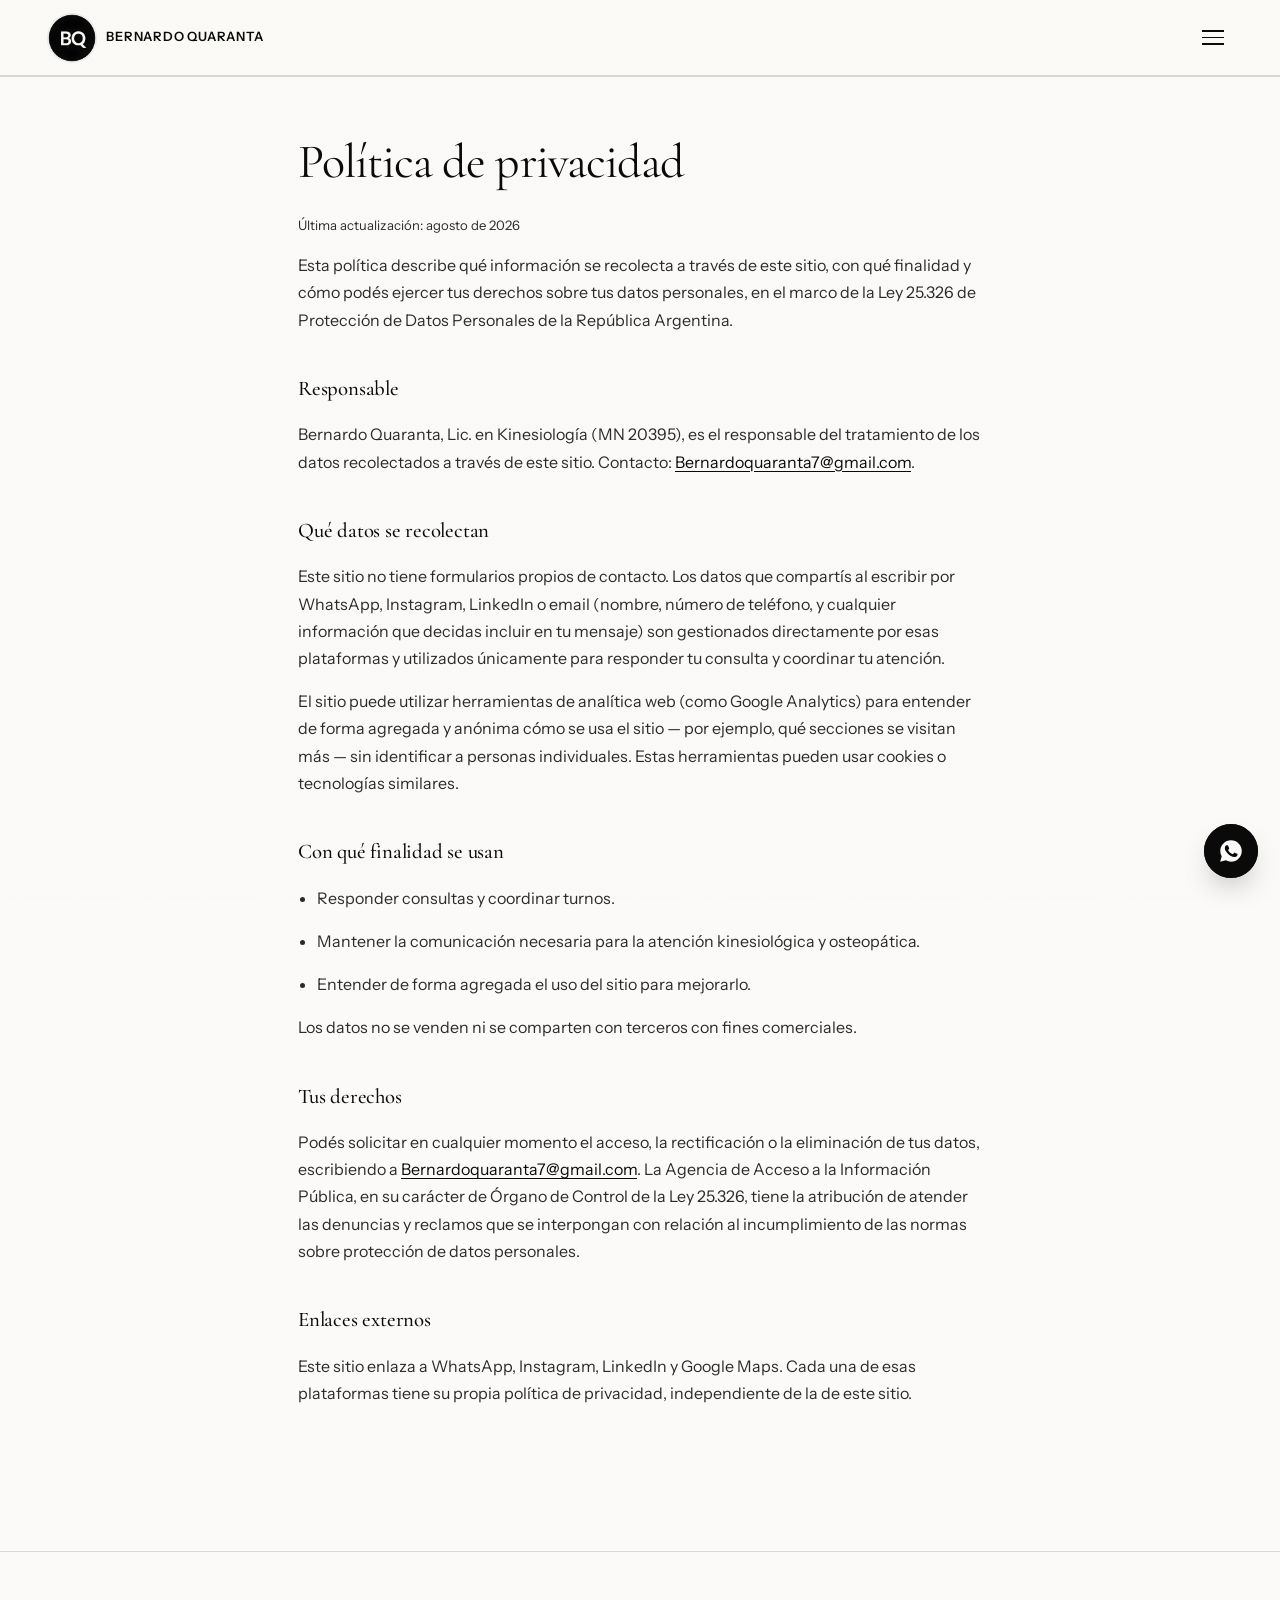
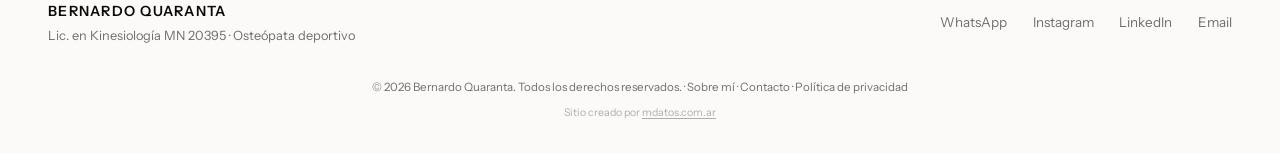
<file: privacidad.html>
<!DOCTYPE html>
<html lang="es-AR">
<head>
<meta charset="UTF-8" />
<meta name="viewport" content="width=device-width, initial-scale=1.0" />
<title>Política de privacidad — Bernardo Quaranta</title>
<meta name="description" content="Política de privacidad del sitio de Bernardo Quaranta, Kinesiólogo y Osteópata deportivo: qué datos se recolectan, con qué fin y cómo ejercer tus derechos." />
<link rel="canonical" href="https://bernardoquaranta.com.ar/privacidad.html" />

<link rel="icon" type="image/webp" href="assets/img/bernardo-quaranta-logo.webp?v=20260828p" />
<link rel="apple-touch-icon" href="assets/img/apple-touch-icon.png?v=20260828p" />
<link rel="manifest" href="manifest.json" />
<meta name="theme-color" content="#fbfaf8" />
<meta name="apple-mobile-web-app-title" content="Bernardo Quaranta" />
<meta name="apple-mobile-web-app-capable" content="yes" />
<meta name="mobile-web-app-capable" content="yes" />

<link rel="preconnect" href="https://fonts.googleapis.com" />
<link rel="preconnect" href="https://fonts.gstatic.com" crossorigin />
<link href="https://fonts.googleapis.com/css2?family=Cormorant+Garamond:ital,wght@0,300;0,400;0,500;0,600;1,400&family=Instrument+Sans:wght@400;500;600&display=swap" rel="stylesheet" />

<link rel="stylesheet" href="styles.css?v=20260828p" />
<script>document.documentElement.classList.add("has-js");</script>
</head>
<body>

<div class="grain" aria-hidden="true"></div>

<header class="nav is-solid" data-nav>
  <a href="index.html" class="nav-brand">
    <span class="nav-mark-wrap"><img class="nav-mark" src="assets/img/bernardo-quaranta-logo.webp" alt="" aria-hidden="true" width="48" height="48" /></span>
    <span>Bernardo Quaranta</span>
  </a>
  <nav class="nav-links" data-nav-links>
    <div class="nav-links-track">
      <a href="index.html#disciplinas">Especialidades</a>
      <a href="index.html#sobre-mi">Sobre mí</a>
      <a href="index.html#testimonios">Testimonios</a>
      <a href="index.html#consultorio">Consultorio</a>
    </div>
  </nav>
  <a class="btn btn-primary nav-cta" data-whatsapp-link href="https://wa.me/5492494015851?text=Hola%20Bernardo%2C%20te%20escribo%20desde%20tu%20web%20para%20consultar%20por%20un%20turno." target="_blank" rel="noopener">Escribir por WhatsApp</a>
  <button class="nav-burger" data-nav-toggle aria-label="Abrir menú" aria-expanded="false">
    <span></span><span></span><span></span>
  </button>
</header>

<main id="top">
  <section class="legal-page">
    <h1>Política de privacidad</h1>
    <p class="legal-updated">Última actualización: agosto de 2026</p>

    <p>Esta política describe qué información se recolecta a través de este sitio, con qué finalidad y cómo podés ejercer tus derechos sobre tus datos personales, en el marco de la Ley 25.326 de Protección de Datos Personales de la República Argentina.</p>

    <h2>Responsable</h2>
    <p>Bernardo Quaranta, Lic. en Kinesiología (MN 20395), es el responsable del tratamiento de los datos recolectados a través de este sitio. Contacto: <a href="mailto:Bernardoquaranta7@gmail.com">Bernardoquaranta7@gmail.com</a>.</p>

    <h2>Qué datos se recolectan</h2>
    <p>Este sitio no tiene formularios propios de contacto. Los datos que compartís al escribir por WhatsApp, Instagram, LinkedIn o email (nombre, número de teléfono, y cualquier información que decidas incluir en tu mensaje) son gestionados directamente por esas plataformas y utilizados únicamente para responder tu consulta y coordinar tu atención.</p>
    <p>El sitio puede utilizar herramientas de analítica web (como Google Analytics) para entender de forma agregada y anónima cómo se usa el sitio — por ejemplo, qué secciones se visitan más — sin identificar a personas individuales. Estas herramientas pueden usar cookies o tecnologías similares.</p>

    <h2>Con qué finalidad se usan</h2>
    <ul>
      <li>Responder consultas y coordinar turnos.</li>
      <li>Mantener la comunicación necesaria para la atención kinesiológica y osteopática.</li>
      <li>Entender de forma agregada el uso del sitio para mejorarlo.</li>
    </ul>
    <p>Los datos no se venden ni se comparten con terceros con fines comerciales.</p>

    <h2>Tus derechos</h2>
    <p>Podés solicitar en cualquier momento el acceso, la rectificación o la eliminación de tus datos, escribiendo a <a href="mailto:Bernardoquaranta7@gmail.com">Bernardoquaranta7@gmail.com</a>. La Agencia de Acceso a la Información Pública, en su carácter de Órgano de Control de la Ley 25.326, tiene la atribución de atender las denuncias y reclamos que se interpongan con relación al incumplimiento de las normas sobre protección de datos personales.</p>

    <h2>Enlaces externos</h2>
    <p>Este sitio enlaza a WhatsApp, Instagram, LinkedIn y Google Maps. Cada una de esas plataformas tiene su propia política de privacidad, independiente de la de este sitio.</p>
  </section>
</main>

<footer class="footer">
  <div class="footer-inner">
    <div>
      <p class="footer-brand">Bernardo Quaranta</p>
      <p class="footer-role">Lic. en Kinesiología MN 20395 · Osteópata deportivo</p>
    </div>
    <div class="footer-links">
      <a data-whatsapp-link href="https://wa.me/5492494015851?text=Hola%20Bernardo%2C%20te%20escribo%20desde%20tu%20web%20para%20consultar%20por%20un%20turno." target="_blank" rel="noopener">WhatsApp</a>
      <a data-instagram-link href="https://instagram.com/lic.bquaranta" target="_blank" rel="noopener">Instagram</a>
      <a data-linkedin-link href="https://ar.linkedin.com/in/bernardo-quaranta-87b6651bb" target="_blank" rel="noopener">LinkedIn</a>
      <a data-email-link href="mailto:Bernardoquaranta7@gmail.com">Email</a>
    </div>
  </div>
  <p class="footer-copy">© <span data-year></span> Bernardo Quaranta. Todos los derechos reservados. · <a href="sobre-mi.html">Sobre mí</a> · <a href="contacto.html">Contacto</a> · <a href="privacidad.html">Política de privacidad</a></p>
  <p class="footer-credit">Sitio creado por <a href="https://www.mdatos.com.ar" target="_blank" rel="noopener">mdatos.com.ar</a></p>
</footer>

<a class="whatsapp-float" data-whatsapp-link href="https://wa.me/5492494015851?text=Hola%20Bernardo%2C%20te%20escribo%20desde%20tu%20web%20para%20consultar%20por%20un%20turno." target="_blank" rel="noopener" aria-label="Escribir por WhatsApp">
  <span class="wa-pulse" aria-hidden="true"></span>
  <svg viewBox="0 0 24 24" width="26" height="26" fill="currentColor" aria-hidden="true"><path d="M12.04 2C6.58 2 2.13 6.45 2.13 11.91c0 1.75.46 3.46 1.32 4.96L2 22l5.25-1.38a9.9 9.9 0 0 0 4.79 1.22h.01c5.46 0 9.91-4.45 9.91-9.91C21.96 6.45 17.5 2 12.04 2Zm5.8 14.1c-.24.68-1.4 1.32-1.93 1.4-.5.08-1.13.11-1.82-.11-.42-.13-.96-.31-1.65-.6-2.9-1.25-4.8-4.18-4.94-4.37-.14-.19-1.18-1.57-1.18-3 0-1.42.75-2.12 1.02-2.41.27-.29.58-.36.78-.36.2 0 .39 0 .56.01.18.01.42-.07.65.5.24.58.82 2 .89 2.15.07.15.12.32.02.51-.1.19-.15.31-.3.48-.15.17-.31.38-.44.51-.15.15-.3.31-.13.6.17.29.75 1.24 1.61 2 1.11.99 2.04 1.3 2.33 1.44.29.15.46.13.63-.08.17-.2.72-.84.91-1.13.19-.29.38-.24.63-.14.26.1 1.64.77 1.92.91.29.15.48.22.55.34.07.13.07.72-.17 1.4Z"/></svg>
</a>

<script defer src="lib/gsap.min.js?v=20260828p"></script>
<script defer src="lib/ScrollTrigger.min.js?v=20260828p"></script>
<script defer src="lib/manifest.js?v=20260828p"></script>
<script defer src="main.js?v=20260828p"></script>
</body>
</html>
</file>
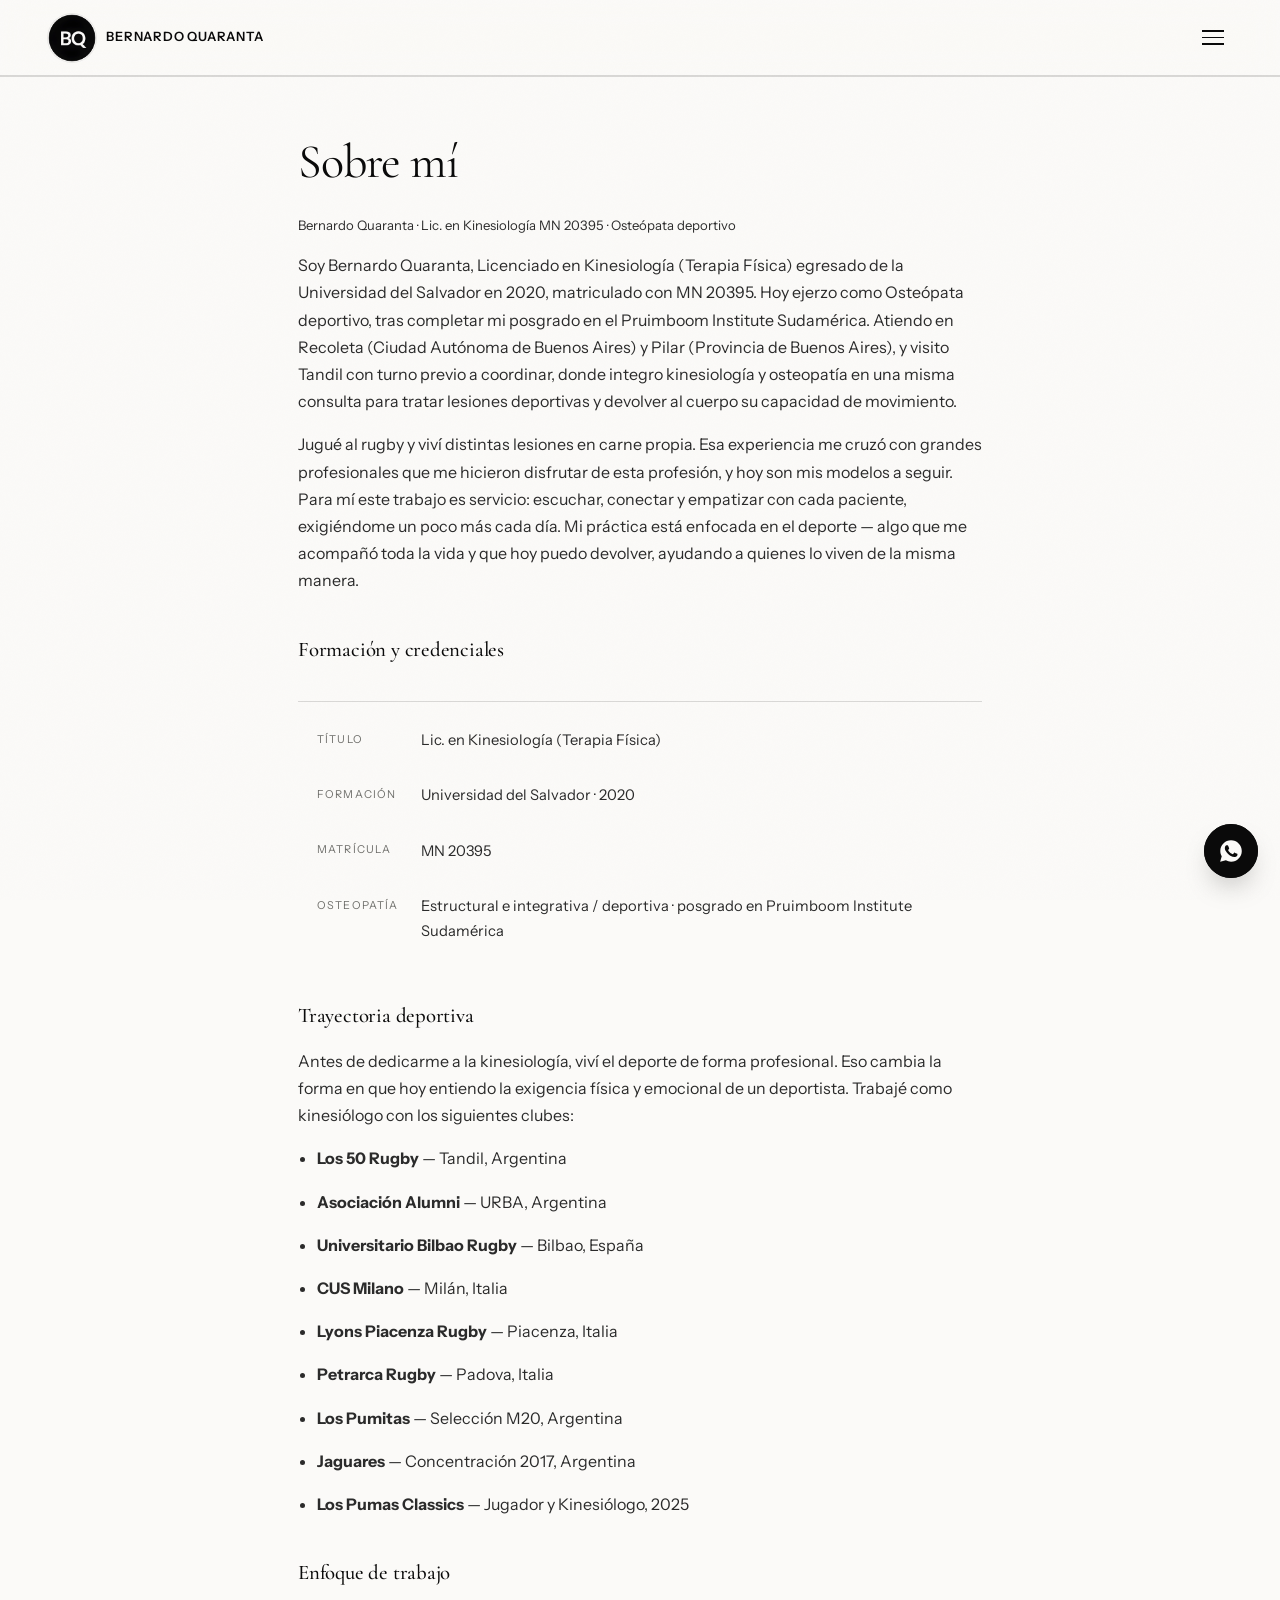
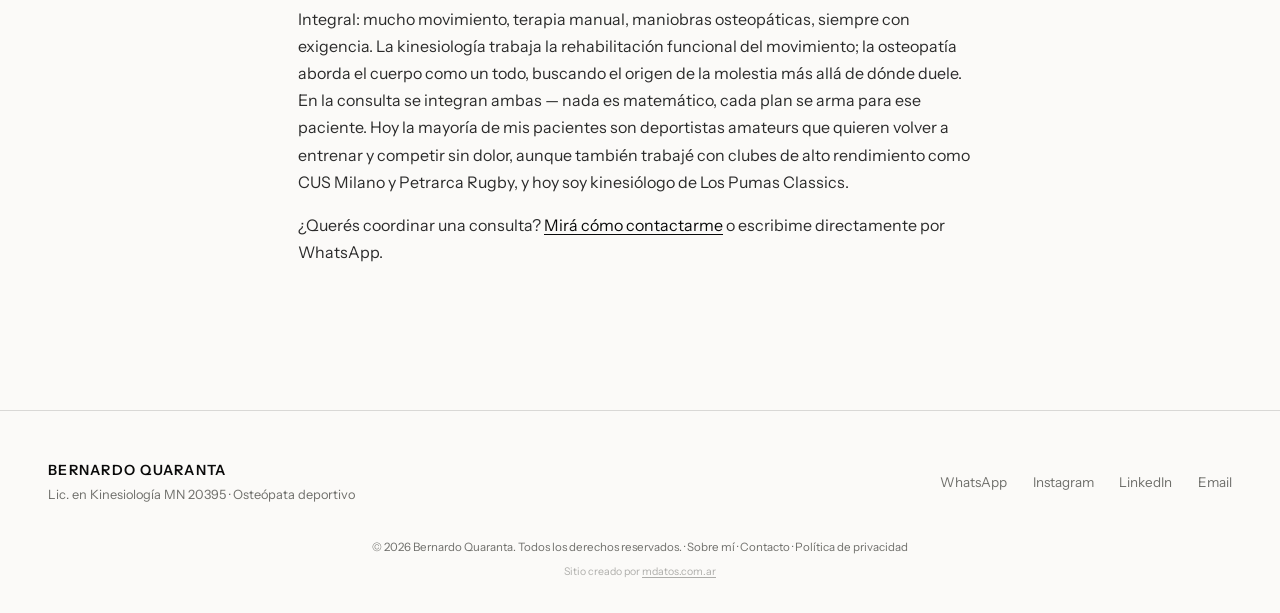
<file: sobre-mi.html>
<!DOCTYPE html>
<html lang="es-AR">
<head>
<meta charset="UTF-8" />
<meta name="viewport" content="width=device-width, initial-scale=1.0" />
<title>Sobre mí — Bernardo Quaranta | Kinesiólogo y Osteópata Deportivo</title>
<meta name="description" content="Conocé la trayectoria de Bernardo Quaranta (MN 20395): kinesiólogo formado en el rugby de alto rendimiento en Italia y Argentina, hoy Osteópata deportivo con posgrado en Pruimboom Institute Sudamérica." />
<link rel="canonical" href="https://bernardoquaranta.com.ar/sobre-mi.html" />

<meta property="og:type" content="website" />
<meta property="og:site_name" content="Bernardo Quaranta" />
<meta property="og:locale" content="es_AR" />
<meta property="og:url" content="https://bernardoquaranta.com.ar/sobre-mi.html" />
<meta property="og:title" content="Sobre mí — Bernardo Quaranta | Kinesiólogo y Osteópata Deportivo" />
<meta property="og:description" content="Conocé la trayectoria de Bernardo Quaranta (MN 20395): kinesiólogo formado en el rugby de alto rendimiento en Italia y Argentina, hoy Osteópata deportivo con posgrado en Pruimboom Institute Sudamérica." />
<meta property="og:image" content="https://bernardoquaranta.com.ar/assets/img/bernardo-quaranta-kinesiologo-osteopata-portada.jpg" />
<meta property="og:image:width" content="1200" />
<meta property="og:image:height" content="630" />
<meta property="og:image:alt" content="Bernardo Quaranta — Kinesiología y Osteopatía" />
<meta name="twitter:card" content="summary_large_image" />
<meta name="twitter:title" content="Sobre mí — Bernardo Quaranta | Kinesiólogo y Osteópata Deportivo" />
<meta name="twitter:description" content="Conocé la trayectoria de Bernardo Quaranta (MN 20395): kinesiólogo formado en el rugby de alto rendimiento en Italia y Argentina, hoy Osteópata deportivo." />
<meta name="twitter:image" content="https://bernardoquaranta.com.ar/assets/img/bernardo-quaranta-kinesiologo-osteopata-portada.jpg" />

<link rel="icon" type="image/webp" href="assets/img/bernardo-quaranta-logo.webp?v=20260828p" />
<link rel="apple-touch-icon" href="assets/img/apple-touch-icon.png?v=20260828p" />
<link rel="manifest" href="manifest.json" />
<meta name="theme-color" content="#fbfaf8" />
<meta name="apple-mobile-web-app-title" content="Bernardo Quaranta" />
<meta name="apple-mobile-web-app-capable" content="yes" />
<meta name="mobile-web-app-capable" content="yes" />

<link rel="preconnect" href="https://fonts.googleapis.com" />
<link rel="preconnect" href="https://fonts.gstatic.com" crossorigin />
<link href="https://fonts.googleapis.com/css2?family=Cormorant+Garamond:ital,wght@0,300;0,400;0,500;0,600;1,400&family=Instrument+Sans:wght@400;500;600&display=swap" rel="stylesheet" />

<link rel="stylesheet" href="styles.css?v=20260828p" />
<script>document.documentElement.classList.add("has-js");</script>
</head>
<body>

<div class="grain" aria-hidden="true"></div>

<header class="nav is-solid" data-nav>
  <a href="index.html" class="nav-brand">
    <span class="nav-mark-wrap"><img class="nav-mark" src="assets/img/bernardo-quaranta-logo.webp" alt="" aria-hidden="true" width="48" height="48" /></span>
    <span>Bernardo Quaranta</span>
  </a>
  <nav class="nav-links" data-nav-links>
    <div class="nav-links-track">
      <a href="index.html#disciplinas">Especialidades</a>
      <a href="index.html#sobre-mi">Sobre mí</a>
      <a href="index.html#testimonios">Testimonios</a>
      <a href="index.html#consultorio">Consultorio</a>
    </div>
  </nav>
  <a class="btn btn-primary nav-cta" data-whatsapp-link href="https://wa.me/5492494015851?text=Hola%20Bernardo%2C%20te%20escribo%20desde%20tu%20web%20para%20consultar%20por%20un%20turno." target="_blank" rel="noopener">Escribir por WhatsApp</a>
  <button class="nav-burger" data-nav-toggle aria-label="Abrir menú" aria-expanded="false">
    <span></span><span></span><span></span>
  </button>
</header>

<main id="top">
  <section class="legal-page">
    <h1>Sobre mí</h1>
    <p class="legal-updated">Bernardo Quaranta · Lic. en Kinesiología MN 20395 · Osteópata deportivo</p>

    <p>Soy Bernardo Quaranta, Licenciado en Kinesiología (Terapia Física) egresado de la Universidad del Salvador en 2020, matriculado con MN 20395. Hoy ejerzo como Osteópata deportivo, tras completar mi posgrado en el Pruimboom Institute Sudamérica. Atiendo en Recoleta (Ciudad Autónoma de Buenos Aires) y Pilar (Provincia de Buenos Aires), y visito Tandil con turno previo a coordinar, donde integro kinesiología y osteopatía en una misma consulta para tratar lesiones deportivas y devolver al cuerpo su capacidad de movimiento.</p>

    <p>Jugué al rugby y viví distintas lesiones en carne propia. Esa experiencia me cruzó con grandes profesionales que me hicieron disfrutar de esta profesión, y hoy son mis modelos a seguir. Para mí este trabajo es servicio: escuchar, conectar y empatizar con cada paciente, exigiéndome un poco más cada día. Mi práctica está enfocada en el deporte — algo que me acompañó toda la vida y que hoy puedo devolver, ayudando a quienes lo viven de la misma manera.</p>

    <h2>Formación y credenciales</h2>
    <ul class="credentials-list">
      <li><span>Título</span> Lic. en Kinesiología (Terapia Física)</li>
      <li><span>Formación</span> Universidad del Salvador · 2020</li>
      <li><span>Matrícula</span> MN 20395</li>
      <li><span>Osteopatía</span> Estructural e integrativa / deportiva · posgrado en Pruimboom Institute Sudamérica</li>
    </ul>

    <h2>Trayectoria deportiva</h2>
    <p>Antes de dedicarme a la kinesiología, viví el deporte de forma profesional. Eso cambia la forma en que hoy entiendo la exigencia física y emocional de un deportista. Trabajé como kinesiólogo con los siguientes clubes:</p>
    <ul>
      <li><strong>Los 50 Rugby</strong> — Tandil, Argentina</li>
      <li><strong>Asociación Alumni</strong> — URBA, Argentina</li>
      <li><strong>Universitario Bilbao Rugby</strong> — Bilbao, España</li>
      <li><strong>CUS Milano</strong> — Milán, Italia</li>
      <li><strong>Lyons Piacenza Rugby</strong> — Piacenza, Italia</li>
      <li><strong>Petrarca Rugby</strong> — Padova, Italia</li>
      <li><strong>Los Pumitas</strong> — Selección M20, Argentina</li>
      <li><strong>Jaguares</strong> — Concentración 2017, Argentina</li>
      <li><strong>Los Pumas Classics</strong> — Jugador y Kinesiólogo, 2025</li>
    </ul>

    <h2>Enfoque de trabajo</h2>
    <p>Integral: mucho movimiento, terapia manual, maniobras osteopáticas, siempre con exigencia. La kinesiología trabaja la rehabilitación funcional del movimiento; la osteopatía aborda el cuerpo como un todo, buscando el origen de la molestia más allá de dónde duele. En la consulta se integran ambas — nada es matemático, cada plan se arma para ese paciente. Hoy la mayoría de mis pacientes son deportistas amateurs que quieren volver a entrenar y competir sin dolor, aunque también trabajé con clubes de alto rendimiento como CUS Milano y Petrarca Rugby, y hoy soy kinesiólogo de Los Pumas Classics.</p>

    <p>¿Querés coordinar una consulta? <a href="contacto.html">Mirá cómo contactarme</a> o escribime directamente por WhatsApp.</p>
  </section>
</main>

<footer class="footer">
  <div class="footer-inner">
    <div>
      <p class="footer-brand">Bernardo Quaranta</p>
      <p class="footer-role">Lic. en Kinesiología MN 20395 · Osteópata deportivo</p>
    </div>
    <div class="footer-links">
      <a data-whatsapp-link href="https://wa.me/5492494015851?text=Hola%20Bernardo%2C%20te%20escribo%20desde%20tu%20web%20para%20consultar%20por%20un%20turno." target="_blank" rel="noopener">WhatsApp</a>
      <a data-instagram-link href="https://instagram.com/lic.bquaranta" target="_blank" rel="noopener">Instagram</a>
      <a data-linkedin-link href="https://ar.linkedin.com/in/bernardo-quaranta-87b6651bb" target="_blank" rel="noopener">LinkedIn</a>
      <a data-email-link href="mailto:Bernardoquaranta7@gmail.com">Email</a>
    </div>
  </div>
  <p class="footer-copy">© <span data-year></span> Bernardo Quaranta. Todos los derechos reservados. · <a href="sobre-mi.html">Sobre mí</a> · <a href="contacto.html">Contacto</a> · <a href="privacidad.html">Política de privacidad</a></p>
  <p class="footer-credit">Sitio creado por <a href="https://www.mdatos.com.ar" target="_blank" rel="noopener">mdatos.com.ar</a></p>
</footer>

<a class="whatsapp-float" data-whatsapp-link href="https://wa.me/5492494015851?text=Hola%20Bernardo%2C%20te%20escribo%20desde%20tu%20web%20para%20consultar%20por%20un%20turno." target="_blank" rel="noopener" aria-label="Escribir por WhatsApp">
  <span class="wa-pulse" aria-hidden="true"></span>
  <svg viewBox="0 0 24 24" width="26" height="26" fill="currentColor" aria-hidden="true"><path d="M12.04 2C6.58 2 2.13 6.45 2.13 11.91c0 1.75.46 3.46 1.32 4.96L2 22l5.25-1.38a9.9 9.9 0 0 0 4.79 1.22h.01c5.46 0 9.91-4.45 9.91-9.91C21.96 6.45 17.5 2 12.04 2Zm5.8 14.1c-.24.68-1.4 1.32-1.93 1.4-.5.08-1.13.11-1.82-.11-.42-.13-.96-.31-1.65-.6-2.9-1.25-4.8-4.18-4.94-4.37-.14-.19-1.18-1.57-1.18-3 0-1.42.75-2.12 1.02-2.41.27-.29.58-.36.78-.36.2 0 .39 0 .56.01.18.01.42-.07.65.5.24.58.82 2 .89 2.15.07.15.12.32.02.51-.1.19-.15.31-.3.48-.15.17-.31.38-.44.51-.15.15-.3.31-.13.6.17.29.75 1.24 1.61 2 1.11.99 2.04 1.3 2.33 1.44.29.15.46.13.63-.08.17-.2.72-.84.91-1.13.19-.29.38-.24.63-.14.26.1 1.64.77 1.92.91.29.15.48.22.55.34.07.13.07.72-.17 1.4Z"/></svg>
</a>

<script defer src="lib/gsap.min.js?v=20260828p"></script>
<script defer src="lib/ScrollTrigger.min.js?v=20260828p"></script>
<script defer src="lib/manifest.js?v=20260828p"></script>
<script defer src="main.js?v=20260828p"></script>
</body>
</html>
</file>
<file: styles.css>
/* ===================================================================
   Bernardo Quaranta — Kinesiología · Osteopatía Deportiva
   Minimal monocromo — inspirado en el isologo (círculo negro, monograma
   BQ en trazo fino, versalitas espaciadas). Blanco/negro puro, sin color.
   Motivo propio: la "columna" — una línea vertical + articulación
   circular que atraviesa el sitio, eco del sello del logo.
=================================================================== */

:root {
  --bg:        #fbfaf8;
  --bg-2:      #f3f1ec;
  --surface:   #ffffff;
  --ink:       #0a0a0a;
  --ink-soft:  #2b2b2b;
  --ink-mute:  #6f6f6b;
  --line:      rgba(10, 10, 10, 0.14);
  --line-soft: rgba(10, 10, 10, 0.07);

  /* the one dark band (Trayectoria) echoes the logo's black circle */
  --dark-bg:   #0a0a0a;
  --cream:     #fbfaf8;
  --cream-2:   #cfcac2;
  --cream-3:   #8f8b85;

  --font-display: "Cormorant Garamond", Georgia, "Times New Roman", serif;
  --font-body: "Instrument Sans", -apple-system, BlinkMacSystemFont, "Segoe UI", system-ui, sans-serif;

  --ease-out: cubic-bezier(0.16, 1, 0.3, 1);
  --nav-h: 76px;
}

* { box-sizing: border-box; }
html {
  overflow-x: clip;
  scroll-behavior: smooth;
  scroll-padding-top: var(--nav-h);
  scrollbar-color: var(--ink-mute) var(--bg);
  scrollbar-width: thin;
}
@media (prefers-reduced-motion: reduce) {
  html { scroll-behavior: auto; }
}

body {
  margin: 0;
  background: var(--bg);
  color: var(--ink);
  font-family: var(--font-body);
  font-weight: 400;
  line-height: 1.6;
  -webkit-font-smoothing: antialiased;
  -moz-osx-font-smoothing: grayscale;
  text-rendering: optimizeLegibility;
  overflow-x: clip;
}

img { max-width: 100%; display: block; }
a { color: inherit; text-decoration: none; }

::selection { background: var(--ink); color: var(--bg); }

/* ----- Browser surfaces ----- */
:focus-visible { outline: 2px solid var(--ink); outline-offset: 3px; border-radius: 2px; }
.trayectoria :focus-visible { outline-color: var(--cream); }
::-webkit-scrollbar { width: 11px; height: 11px; }
::-webkit-scrollbar-track { background: var(--bg); }
::-webkit-scrollbar-thumb { background: var(--ink-mute); border-radius: 999px; border: 3px solid var(--bg); }
::-webkit-scrollbar-thumb:hover { background: var(--ink); }

/* ----- Grain ----- */
.grain {
  position: fixed;
  inset: 0;
  z-index: 999;
  opacity: 0.02;
  mix-blend-mode: multiply;
  pointer-events: none;
  background-image: url("data:image/svg+xml,%3Csvg xmlns='http://www.w3.org/2000/svg' width='140' height='140'%3E%3Cfilter id='n'%3E%3CfeTurbulence type='fractalNoise' baseFrequency='0.9' numOctaves='2' stitchTiles='stitch'/%3E%3C/filter%3E%3Crect width='100%25' height='100%25' filter='url(%23n)'/%3E%3C/svg%3E");
}

/* ----- Reveal -----
   Content is visible by default (no-JS / JS-failure safe).
   Only once `.has-js` lands on <html> (inline script in <head>) do we
   hide-then-reveal via IntersectionObserver in main.js. */
.has-js .reveal { opacity: 0; transform: translateY(28px); transition: opacity .8s var(--ease-out), transform .8s var(--ease-out); }
.reveal.is-visible { opacity: 1; transform: none; }
.has-js .reveal[data-split] { opacity: 1; transform: none; } /* defensive: split-text handles its own reveal */

.has-js .split-word { opacity: 0; transform: translateY(100%); }
.split-word { display: inline-block; }
.is-visible .split-word,
[data-split].split-ready.is-visible .split-word { opacity: 1; transform: none; transition: opacity .6s var(--ease-out), transform .6s var(--ease-out); }

/* ===================== NAV ===================== */
.nav {
  position: fixed; top: 0; left: 0; right: 0; z-index: 500;
  height: var(--nav-h);
  display: flex; align-items: center; justify-content: space-between;
  padding: 0 clamp(1.25rem, 4vw, 3rem);
  background: transparent;
  border-bottom: 1px solid transparent;
  transition: background .35s var(--ease-out), border-color .35s var(--ease-out);
}
.nav.is-solid { background: rgba(251, 250, 248, 0.88); backdrop-filter: blur(14px) saturate(140%); -webkit-backdrop-filter: blur(14px) saturate(140%); border-bottom-color: var(--line); }
.nav-brand { display: inline-flex; align-items: center; gap: .65rem; font-family: var(--font-body); font-weight: 600; font-size: .82rem; letter-spacing: .09em; text-transform: uppercase; color: var(--ink); transition: color .35s var(--ease-out); }
.nav-mark-wrap {
  width: 48px; height: 48px; flex: none; border-radius: 50%;
  display: flex; align-items: center; justify-content: center;
  background: var(--cream);
  box-shadow: 0 0 0 1px rgba(0,0,0,.07);
  transition: box-shadow .35s var(--ease-out);
}
.nav:not(.is-solid) .nav-mark-wrap { box-shadow: 0 0 0 1px rgba(251,250,248,.4), 0 2px 10px rgba(0,0,0,.25); }
.nav-mark { width: 100%; height: 100%; border-radius: 50%; object-fit: cover; }
.nav-links { display: contents; }
.nav-links-track { display: flex; gap: 2rem; }
.nav-links a { font-family: var(--font-body); font-size: .84rem; letter-spacing: .03em; color: var(--ink-mute); position: relative; padding: .3rem 0; white-space: nowrap; transition: color .35s var(--ease-out); }
.nav-links a::after { content: ""; position: absolute; left: 0; bottom: 0; width: 100%; height: 1px; background: var(--ink); transform-origin: left; transform: scaleX(0); transition: transform .3s var(--ease-out), background .35s var(--ease-out); }
.nav-links a:hover { color: var(--ink); }
.nav-links a:hover::after { transform: scaleX(1); }
.nav-cta { display: inline-flex; }
.nav-burger { display: none; flex-direction: column; gap: 5px; background: none; border: 0; cursor: pointer; padding: 8px; }
.nav-burger span { width: 22px; height: 1.5px; background: var(--ink); display: block; transition: transform .3s var(--ease-out), opacity .3s var(--ease-out), background .35s var(--ease-out); }

/* Over the hero photo (before the nav solidifies) the bar rides on dark imagery */
.nav:not(.is-solid) .nav-brand,
.nav:not(.is-solid) .nav-links a { color: var(--cream); }
.nav:not(.is-solid) .nav-links a::after { background: var(--cream); }
.nav:not(.is-solid) .nav-links a:hover { color: var(--cream); }
.nav:not(.is-solid) .nav-burger span { background: var(--cream); }

/* Without JS, .is-solid never toggles on scroll, so the rule above
   would apply everywhere — including light sections far past the hero
   — leaving cream text unreadable. Force the always-solid, always-dark
   reading whenever JS hasn't run at all. */
html:not(.has-js) .nav:not(.is-solid) { background: rgba(251, 250, 248, 0.88); backdrop-filter: blur(14px) saturate(140%); -webkit-backdrop-filter: blur(14px) saturate(140%); border-bottom-color: var(--line); }
html:not(.has-js) .nav:not(.is-solid) .nav-brand,
html:not(.has-js) .nav:not(.is-solid) .nav-links a { color: var(--ink); }
html:not(.has-js) .nav:not(.is-solid) .nav-links a::after { background: var(--ink); }
html:not(.has-js) .nav:not(.is-solid) .nav-links a:hover { color: var(--ink); }
html:not(.has-js) .nav:not(.is-solid) .nav-burger span { background: var(--ink); }

@media (max-width: 1400px) {
  .nav-links {
    display: grid; grid-template-rows: 0fr;
    position: fixed; top: var(--nav-h); left: 0; right: 0;
    background: var(--bg); border-bottom: 1px solid var(--line);
    transition: grid-template-rows .35s var(--ease-out);
  }
  .nav-links.is-open { grid-template-rows: 1fr; }
  .nav-links-track { flex-direction: column; gap: 0; overflow: hidden; min-height: 0; }
  .nav-links a { padding: 1rem clamp(1.25rem, 4vw, 3rem); border-top: 1px solid var(--line-soft); }
  /* The dropdown panel is always an opaque light surface, even while the
     nav bar itself still rides transparent over the hero — so its links
     must stay ink-colored regardless of nav state, or they vanish (cream
     text on a cream panel). */
  .nav:not(.is-solid) .nav-links a { color: var(--ink-mute); }
  .nav:not(.is-solid) .nav-links a::after { background: var(--ink); }
  .nav:not(.is-solid) .nav-links a:hover { color: var(--ink); }
  .nav .nav-cta { display: none; }
  .nav-burger { display: flex; }
  .nav-brand span { font-size: .8rem; letter-spacing: .06em; max-width: min(230px, 62vw); overflow: hidden; text-overflow: ellipsis; white-space: nowrap; }
}

/* ===================== BUTTONS ===================== */
.btn { display: inline-flex; align-items: center; gap: .55rem; padding: .8rem 1.5rem; border-radius: 999px; font-size: .86rem; letter-spacing: .02em; font-weight: 500; border: 1px solid transparent; transition: transform .25s var(--ease-out), background .25s var(--ease-out), border-color .25s var(--ease-out), color .25s var(--ease-out); white-space: nowrap; }
.btn-primary { background: var(--ink); color: var(--bg); }
.btn-primary:hover { transform: translateY(-2px); background: #222; }
.btn-ghost { border-color: var(--line); color: var(--ink); }
.btn-ghost:hover { border-color: var(--ink); background: var(--ink); color: var(--bg); transform: translateY(-2px); }
.btn-lg { padding: 1rem 1.9rem; font-size: .92rem; }

/* ===================== TYPE ===================== */
h1, h2, h3 { font-family: var(--font-display); font-weight: 500; letter-spacing: -0.01em; margin: 0; color: var(--ink); }
h1 em, h2 em, h3 em { font-style: italic; color: var(--ink-mute); }

.section-title { text-align: center; font-weight: 400; font-size: clamp(2.2rem, 4.2vw, 3.4rem); letter-spacing: -0.015em; max-width: 18ch; margin: 0 auto 1rem; text-wrap: balance; }

section { position: relative; padding: clamp(5rem, 10vw, 8rem) clamp(1.25rem, 4vw, 3rem); }

/* ===================== SECONDARY PAGES (404 / privacidad) ===================== */
.error-page { min-height: 80svh; display: flex; flex-direction: column; align-items: center; justify-content: center; text-align: center; padding-top: calc(var(--nav-h) + 4rem); }
.error-code { font-family: var(--font-display); font-style: italic; font-size: clamp(4rem, 12vw, 7rem); color: var(--line-soft); line-height: 1; margin: 0 0 .5rem; }
.error-page h1 { font-size: clamp(2rem, 5vw, 3.2rem); font-weight: 400; letter-spacing: -0.02em; max-width: 16ch; }
.error-lead { color: var(--ink-mute); max-width: 46ch; margin: 1.4rem 0 0; }
.error-page .hero-actions { justify-content: center; margin-top: 2.2rem; }
.error-page .btn-ghost { border-color: var(--line); color: var(--ink); }
.error-page .btn-ghost:hover { border-color: var(--ink); background: var(--ink); color: var(--bg); }

.legal-page { max-width: 780px; margin: 0 auto; padding-top: calc(var(--nav-h) + 3rem); }
.legal-page h1 { font-size: clamp(2.1rem, 4.4vw, 3rem); font-weight: 400; letter-spacing: -0.02em; margin-bottom: .6rem; }
.legal-updated { color: var(--ink-mute); font-size: .82rem; margin-bottom: 3rem; }
.legal-page h2 { font-size: 1.3rem; font-weight: 500; margin: 2.4rem 0 .9rem; }
.legal-page p, .legal-page li { color: var(--ink-soft); line-height: 1.7; margin-bottom: 1rem; }
.legal-page ul { padding-left: 1.2rem; }
.legal-page a { color: var(--ink); text-decoration: underline; text-underline-offset: 3px; }

/* ===================== HERO — full-bleed cinematic ===================== */
.hero {
  min-height: 100svh;
  display: flex; flex-direction: column; align-items: center; justify-content: center;
  text-align: center;
  padding-top: calc(var(--nav-h) + 2rem);
  overflow: hidden;
  color: var(--cream);
}

/* Wrapper is oversized (bled top/bottom) so the scroll-linked parallax
   never exposes an edge. Three independent layers, three transforms,
   never the same element twice — so nothing ever fights: the wrapper
   carries the scroll parallax (JS), the intro layer plays one cinematic
   arrival (CSS, like a Natuzzi hero load), the photo itself breathes
   forever (CSS Ken Burns). */
.hero-media { position: absolute; inset: -8% 0; z-index: -2; overflow: hidden; will-change: transform; }

.hero-photo-intro {
  width: 100%; height: 100%;
  animation: heroIntroIn 2.8s cubic-bezier(.16,1,.3,1) both;
}
@keyframes heroIntroIn {
  from { transform: scale(1.18); opacity: 0; filter: brightness(.32) blur(9px); }
  55%  { opacity: 1; filter: brightness(.7) blur(2px); }
  to   { transform: scale(1); opacity: 1; filter: brightness(1) blur(0); }
}
@media (prefers-reduced-motion: reduce) {
  .hero-photo-intro { animation: heroIntroInReduced .6s ease-out both; }
}
@keyframes heroIntroInReduced { from { opacity: 0; } to { opacity: 1; } }

.hero-photo {
  width: 100%; height: 100%; object-fit: cover; object-position: center 30%;
  filter: grayscale(1) contrast(1.1) brightness(.82);
  transform-origin: 50% 38%;
  animation: heroBreathe 26s ease-in-out infinite alternate;
}
@keyframes heroBreathe { from { transform: scale(1); } to { transform: scale(1.09); } }
@media (prefers-reduced-motion: reduce) { .hero-photo { animation: none; } }

.hero-scrim {
  position: absolute; inset: 0;
  background:
    linear-gradient(180deg, rgba(10,10,10,.62) 0%, rgba(10,10,10,.34) 32%, rgba(10,10,10,.5) 68%, rgba(10,10,10,.82) 100%),
    linear-gradient(0deg, rgba(10,10,10,.35), transparent 40%);
}

.hero-inner { max-width: 780px; position: relative; z-index: 1; will-change: transform, opacity; }
.hero-seal {
  width: min(400px, 78vw); margin: 0 auto 2rem;
  filter: drop-shadow(0 8px 20px rgba(0,0,0,.45));
  opacity: 0; animation: heroSealIn .7s var(--ease-out) .5s both;
}
.hero-seal img { width: 100%; height: auto; display: block; }
@keyframes heroSealIn { from { opacity: 0; transform: scale(.85); } to { opacity: 1; transform: scale(1); } }

.hero-title { color: var(--cream); font-size: clamp(2.9rem, 7.6vw, 5.8rem); font-weight: 400; letter-spacing: -0.025em; line-height: 1.04; text-wrap: balance; max-width: 16ch; margin-inline: auto; text-shadow: 0 2px 30px rgba(0,0,0,.25); }
.hero-title em { color: var(--cream); }
.hero-sub { color: var(--cream-2); font-size: clamp(1rem, 1.6vw, 1.2rem); max-width: 46ch; margin: 1.7rem auto 0; text-wrap: pretty; }
.hero-actions { display: flex; gap: 1rem; justify-content: center; flex-wrap: wrap; margin-top: 2.4rem; }
.hero .btn-ghost { border-color: rgba(251,250,248,.4); color: var(--cream); }
.hero .btn-ghost:hover { border-color: var(--cream); background: var(--cream); color: var(--ink); }
.hero-response { font-family: var(--font-body); font-size: .8rem; color: var(--cream-2); margin: 1.1rem 0 0; }
.hero-badges { display: flex; gap: .6rem; justify-content: center; flex-wrap: wrap; margin-top: 1.6rem; font-family: var(--font-body); font-size: .74rem; letter-spacing: .03em; color: var(--cream-2); }
.hero-badges span { border: 1px solid rgba(251,250,248,.3); border-radius: 999px; padding: .5rem 1rem; }
.hero-badges strong { color: var(--cream); font-weight: 500; font-variant-numeric: tabular-nums; }

/* Hero content arrives a beat after the photo, staggered — the photo
   leads, the words follow. */
.hero .hero-title.reveal { transition-delay: .35s; }
.hero .hero-sub.reveal { transition-delay: .55s; }
.hero .hero-actions.reveal { transition-delay: .72s; }
.hero .hero-response.reveal { transition-delay: .82s; }
.hero .hero-badges.reveal { transition-delay: .92s; }
.nav { animation: navIn .9s var(--ease-out) .15s both; }
@keyframes navIn { from { opacity: 0; transform: translateY(-8px); } to { opacity: 1; transform: none; } }

/* ===================== PILLARS — the diptych ===================== */
.pillars-title { text-align: center; font-size: clamp(2.5rem, 5.2vw, 4.2rem); font-weight: 400; letter-spacing: -0.02em; max-width: 17ch; margin: 0 auto 5rem; text-wrap: balance; }

.diptych { position: relative; display: grid; grid-template-columns: 1fr 1fr; gap: clamp(2.5rem, 6vw, 6rem); max-width: 1160px; margin: 0 auto; }

.spine { position: absolute; inset: -1rem 0; pointer-events: none; }
.spine-track, .spine-line { position: absolute; top: 0; bottom: 0; left: calc(50% - 0.5px); width: 1px; }
.spine-track { background: var(--line); }
.spine-line { background: var(--ink); transform-origin: top; transform: scaleY(0); }
.spine-joint {
  position: absolute; top: 50%; left: 50%; width: 13px; height: 13px; margin: -6.5px 0 0 -6.5px;
  border-radius: 50%; background: var(--ink); opacity: 0; transform: scale(0);
  box-shadow: 0 0 0 6px var(--bg);
}

.pane { position: relative; padding: 0 .25rem; }
.pane-numeral {
  position: absolute; top: -2.4rem; right: -.3rem;
  font-family: var(--font-display); font-style: italic; font-size: clamp(5rem, 9vw, 8rem); line-height: 1;
  color: var(--line-soft); z-index: -1; user-select: none;
}
.pane:first-child .pane-numeral { right: auto; left: -.3rem; }
.pane h3 { font-size: clamp(1.7rem, 2.6vw, 2.1rem); font-weight: 500; letter-spacing: -0.01em; margin: 0 0 1.1rem; }
.pane p { color: var(--ink-mute); font-size: 1rem; max-width: 46ch; }
.pane-badge { display: inline-block; border: 1px solid var(--ink); color: var(--ink); border-radius: 999px; padding: .4rem .9rem; font-size: .66rem; letter-spacing: .06em; text-transform: uppercase; margin-bottom: 1.3rem; }
.pane-badge strong { color: inherit; }
.pane-badge-spacer { visibility: hidden; }
.pane-tags { list-style: none; padding: 0; margin: 1.7rem 0 0; display: flex; flex-wrap: wrap; gap: .5rem; }
.pane-tags li { border: 1px solid var(--line); border-radius: 999px; padding: .4rem .85rem; font-size: .76rem; letter-spacing: .02em; color: var(--ink-mute); }

.pillars-note { text-align: center; max-width: 640px; margin: 4.5rem auto 0; color: var(--ink-mute); font-size: .92rem; }
.pillars-note em { color: var(--ink); font-style: italic; }

@media (max-width: 820px) {
  .diptych { grid-template-columns: 1fr; gap: 3.5rem; }
  .spine { display: none; }
  .pane-numeral { font-size: 4.5rem; top: -1.8rem; }
  .pane-badge-spacer { display: none; }
  /* The second pane's real badge sits above its heading, which the first
     pane doesn't have — so its numeral needs to drop down to decorate
     behind "Osteopatía deportiva" instead of landing on the badge pill. */
  .pane:nth-of-type(2) .pane-numeral { top: 3.2rem; }
}

/* ===================== ABOUT ===================== */
.about { display: grid; grid-template-columns: minmax(280px, 420px) 1fr; gap: clamp(2.5rem, 6vw, 5rem); align-items: start; background: var(--bg-2); border-top: 1px solid var(--line); border-bottom: 1px solid var(--line); }
.about-media { position: sticky; top: calc(var(--nav-h) + 2rem); }
.about-photo-wrap { position: relative; isolation: isolate; }
.about-photo {
  aspect-ratio: 4 / 5;
  border-radius: 4px;
  background: var(--bg-2);
  border: 1px solid var(--line);
  position: relative;
  overflow: hidden;
  box-shadow: 0 40px 70px -28px rgba(10,10,10,.4), 0 14px 24px -14px rgba(10,10,10,.22);
  will-change: transform;
}
.about-photo img { width: 100%; height: 100%; object-fit: cover; filter: grayscale(1) contrast(1.05); }

/* Two textured panels peeking from the TOP corners only — never the
   bottom, so nothing can ever collide with the stat cards underneath.
   The texture is a pure-CSS marble-like veining (no photograph), kept
   inside this brand's monochrome vocabulary. Their drift is scroll-
   driven (JS, scrubbed against the whole section) rather than a fixed
   loop, so it reads clearly as parallax while scrolling, not ambient
   motion — never rotation, that reads as a spinning clock, which this
   brand has already ruled out elsewhere. */
.about-deco { position: absolute; border-radius: 3px; pointer-events: none; z-index: -1; will-change: transform; }
.about-deco-a {
  width: 54%; aspect-ratio: 4 / 5; top: -9%; left: -9%;
  border: 1px solid var(--line);
  box-shadow: 0 14px 34px rgba(10,10,10,.1);
  background:
    radial-gradient(130% 70% at 15% 18%, rgba(10,10,10,.055), transparent 55%),
    radial-gradient(100% 60% at 88% 78%, rgba(10,10,10,.045), transparent 55%),
    linear-gradient(128deg, transparent 38%, rgba(10,10,10,.03) 40%, transparent 43%),
    linear-gradient(152deg, transparent 60%, rgba(10,10,10,.025) 62%, transparent 65%),
    var(--surface);
}
.about-deco-b {
  width: 38%; aspect-ratio: 4 / 5; bottom: -6%; right: -10%;
  border: 1px solid var(--line);
  box-shadow: 0 14px 34px rgba(10,10,10,.08);
  background:
    radial-gradient(120% 65% at 82% 78%, rgba(10,10,10,.045), transparent 55%),
    radial-gradient(90% 55% at 18% 18%, rgba(10,10,10,.038), transparent 55%),
    linear-gradient(48deg, transparent 40%, rgba(10,10,10,.028) 42%, transparent 45%),
    linear-gradient(20deg, transparent 62%, rgba(10,10,10,.02) 64%, transparent 67%),
    var(--surface);
}
.about-stats { display: flex; gap: 1.5rem; margin-top: 2.75rem; }
.stat { flex: 1; border: 1px solid var(--line); border-radius: 4px; padding: 1.2rem; text-align: center; background: var(--surface); }
.stat-num { display: block; font-family: var(--font-display); font-size: 2.3rem; color: var(--ink); font-variant-numeric: tabular-nums; }
.stat-label { font-size: .72rem; letter-spacing: .04em; color: var(--ink-mute); }

.about-copy h2 { font-size: clamp(2.2rem, 3.8vw, 3.1rem); font-weight: 400; letter-spacing: -0.02em; margin-bottom: 1.7rem; max-width: 13ch; }
.about-copy p { color: var(--ink-mute); margin-bottom: 1.1rem; max-width: 64ch; }
.pull-quote { border-left: 1px solid var(--ink); margin: 2.2rem 0; padding: .2rem 0 .2rem 1.4rem; font-family: var(--font-display); font-style: italic; font-size: 1.35rem; color: var(--ink); }
.credentials-list { list-style: none; margin: 2.2rem 0 0; padding: 1.6rem 0 0; border-top: 1px solid var(--line); display: grid; gap: .9rem; }
.credentials-list li { display: flex; gap: 1rem; font-size: .92rem; color: var(--ink-soft); }
.credentials-list span { font-family: var(--font-body); font-size: .68rem; letter-spacing: .1em; text-transform: uppercase; color: var(--ink-mute); min-width: 88px; padding-top: .1rem; }

@media (max-width: 900px) {
  .about { grid-template-columns: 1fr; }
  .about-media { position: static; max-width: 360px; margin-inline: auto; }
  .about-deco-a { width: 50%; top: -7%; left: -7%; }
  .about-deco-b { width: 34%; bottom: -5%; right: -7%; }
}

/* ===================== TRAYECTORIA — the one dark band ===================== */
.trayectoria { overflow: hidden; background: var(--dark-bg); color: var(--cream); }
.trayectoria-bg {
  position: absolute; inset: 0; z-index: -1;
  background: linear-gradient(180deg, rgba(10,10,10,.95), rgba(10,10,10,.98)), url("assets/img/trayectoria-deportiva-rugby-alto-rendimiento.webp") center 30% / cover no-repeat;
  filter: grayscale(1) contrast(1.05);
}
.trayectoria-inner { max-width: 900px; margin: 0 auto; text-align: center; }
.trayectoria .section-title { color: var(--cream); }
.trayectoria-lead { color: var(--cream-2); max-width: 56ch; margin: 1.4rem auto 0; }

.clubs-list { list-style: none; padding: 0; margin: 3.5rem auto 0; max-width: 620px; text-align: left; }
.clubs-list li { display: flex; align-items: baseline; justify-content: space-between; gap: 1.5rem; padding: 1.3rem 0; border-top: 1px solid rgba(251,250,248,.14); transition: transform .35s var(--ease-out), border-color .35s var(--ease-out); }
.clubs-list li:last-child { border-bottom: 1px solid rgba(251,250,248,.14); }
.club-name { font-family: var(--font-display); font-size: clamp(1.3rem, 2.4vw, 1.7rem); color: var(--cream); transition: color .35s var(--ease-out); }
.club-place { font-family: var(--font-body); font-size: .72rem; letter-spacing: .08em; text-transform: uppercase; color: var(--cream-3); white-space: nowrap; transition: color .35s var(--ease-out); }
@media (hover: hover) {
  .clubs-list li:hover { transform: translateX(.7rem); border-top-color: rgba(251,250,248,.4); }
  .clubs-list li:hover .club-place { color: var(--cream-2); }
}
.trayectoria-cta { display: inline-block; margin-top: 3rem; font-family: var(--font-body); font-size: .86rem; color: var(--cream); text-decoration: underline; text-underline-offset: 3px; text-decoration-color: rgba(251,250,248,.4); transition: text-decoration-color .3s var(--ease-out); }
.trayectoria-cta:hover { text-decoration-color: var(--cream); }

/* ===================== EN ACCIÓN — galería (lens rail) =====================
   A horizontal rail the visitor drags (or scrolls/swipes); JS scales each
   card by its distance from the rail's center, so whichever photo is
   passing under that center line reads as "in focus" while its neighbors
   recede — a continuous lens sweeping across the row, not a fixed grid. */
.lens-rail-wrap { display: flex; align-items: center; gap: .75rem; max-width: 1400px; margin: 3.5rem auto 0; }

.lens-rail {
  flex: 1; min-width: 0;
  overflow-x: auto; overflow-y: hidden;
  scroll-snap-type: x proximity;
  -webkit-overflow-scrolling: touch;
  cursor: grab;
  scrollbar-width: none;
  padding: 1.5rem 0;
  mask-image: linear-gradient(90deg, transparent 0, #000 40px, #000 calc(100% - 40px), transparent 100%);
  -webkit-mask-image: linear-gradient(90deg, transparent 0, #000 40px, #000 calc(100% - 40px), transparent 100%);
}
.lens-rail::-webkit-scrollbar { display: none; }
.lens-rail.is-dragging { cursor: grabbing; }
@media (pointer: coarse) { .lens-rail { cursor: auto; } }

.lens-track { list-style: none; margin: 0; padding: 0; display: flex; gap: 1rem; width: max-content; }
.lens-item {
  flex: none; width: clamp(148px, 19vw, 230px);
  aspect-ratio: 3 / 4; border-radius: 4px; overflow: hidden;
  border: 1px solid var(--line); background: var(--bg-2);
  scroll-snap-align: center;
  transition: transform .2s var(--ease-out);
  will-change: transform;
}
/* Rest state (and the no-JS fallback) shows every card at full size and
   fully grayscale; main.js runs synchronously on load and immediately
   sets each card's actual scale/color via inline style (the centered
   card comes up to color, the rest stay grayscale), so there is no
   visible pre-JS flash. */
.lens-item img {
  width: 100%; height: 100%; object-fit: cover; display: block;
  filter: grayscale(1) contrast(1.05);
  transition: filter .12s linear;
  -webkit-user-drag: none; user-select: none;
}

.lens-arrow {
  flex: none; display: flex; align-items: center; justify-content: center;
  width: 42px; height: 42px; border-radius: 50%;
  border: 1px solid var(--line); background: var(--surface); color: var(--ink);
  cursor: pointer; transition: border-color .25s var(--ease-out), background .25s var(--ease-out), color .25s var(--ease-out);
}
@media (hover: hover) {
  .lens-arrow:hover { border-color: var(--ink); background: var(--ink); color: var(--bg); }
}

@media (max-width: 640px) {
  .lens-arrow { display: none; }
}

/* ===================== TESTIMONIOS — mensajes reales, sin capturas ===================== */
.testimonios { background: var(--bg-2); border-top: 1px solid var(--line); border-bottom: 1px solid var(--line); }
.quotes-grid {
  display: grid; grid-template-columns: repeat(3, 1fr);
  gap: 1.4rem; max-width: 1160px; margin: 3.5rem auto 0;
}
.quote-card {
  margin: 0; padding: 2.1rem 1.7rem 1.7rem; border: 1px solid var(--line); border-radius: 4px;
  background: var(--surface); position: relative;
  transition: transform .4s var(--ease-out), box-shadow .4s var(--ease-out), border-color .4s var(--ease-out);
}
@media (hover: hover) {
  .quote-card:hover { transform: translateY(-5px); box-shadow: 0 24px 44px -22px rgba(10,10,10,.2); border-color: rgba(10,10,10,.24); }
}
.quote-mark { display: block; font-family: var(--font-display); font-style: italic; font-size: 3rem; line-height: 1; color: var(--line); margin-bottom: .2rem; }
.quote-card p { font-family: var(--font-display); font-style: italic; font-size: 1.15rem; line-height: 1.48; color: var(--ink); margin: 0 0 1.5rem; }
.quote-card footer { font-family: var(--font-body); font-size: .68rem; letter-spacing: .07em; text-transform: uppercase; color: var(--ink-mute); }

/* Sixth card, closing the 3x2 grid: a quiet CTA in the same brand
   language (the logo's circular monogram) instead of decoration that
   says nothing. */
.quote-card-cta { display: flex; flex-direction: column; align-items: center; justify-content: center; text-align: center; background: var(--bg-2); }
.quote-cta-mark {
  width: 46px; height: 46px; border-radius: 50%; flex: none;
  overflow: hidden;
  margin-bottom: 1.1rem;
}
.quote-cta-mark img { width: 100%; height: 100%; object-fit: cover; border-radius: 50%; }
.quote-card-cta p { font-family: var(--font-body); font-style: normal; font-size: .96rem; color: var(--ink-mute); max-width: 20ch; margin: 0 0 1.4rem; }

.quote-card.reveal:nth-child(1) { transition-delay: 0s; }
.quote-card.reveal:nth-child(2) { transition-delay: .08s; }
.quote-card.reveal:nth-child(3) { transition-delay: .16s; }
.quote-card.reveal:nth-child(4) { transition-delay: .24s; }
.quote-card.reveal:nth-child(5) { transition-delay: .32s; }
.quote-card.reveal:nth-child(6) { transition-delay: .4s; }

@media (max-width: 860px) {
  .quotes-grid { grid-template-columns: repeat(2, 1fr); }
}
@media (max-width: 560px) {
  .quotes-grid { grid-template-columns: 1fr; }
}

/* ===================== CONSULTORIO — spine echo, no cards ===================== */
.consultorio-lead { text-align: center; color: var(--ink-mute); font-size: 1.05rem; max-width: 640px; margin: 1rem auto 0; }

/* Divider lives on each pane (border-left + a seated dot) rather than as
   one absolutely-centered line, so the same rule works whether there are
   two sedes or three — no hardcoded center point to keep in sync. */
.duo { display: grid; grid-template-columns: repeat(3, 1fr); align-items: start; gap: clamp(2rem, 5vw, 5rem); max-width: 1280px; margin: 4.5rem auto 0; }
.duo-pane { position: relative; }
.duo-pane:not(:first-child) { border-left: 1px solid var(--line); padding-left: clamp(2rem, 5vw, 5rem); margin-left: calc(-1 * clamp(2rem, 5vw, 5rem)); }
.duo-pane:not(:first-child)::before {
  content: ""; position: absolute; top: 50%; left: -.5px; width: 9px; height: 9px; margin: -4.5px 0 0 -4.5px;
  border-radius: 50%; background: var(--ink); box-shadow: 0 0 0 5px var(--bg);
}
.duo-pane h3 { font-size: 1.4rem; font-weight: 500; margin-bottom: .3rem; }
.duo-pane .loc-address { color: var(--ink-mute); font-size: .86rem; margin-bottom: 1.4rem; }
.duo-pane-note { color: var(--ink-soft); font-size: .92rem; line-height: 1.6; margin: 0 0 1.6rem; max-width: 32ch; }
.duo-pane ul { list-style: none; margin: 0 0 1.6rem; padding: 0; display: grid; gap: .5rem; min-height: 3.5rem; align-content: start; }
.duo-pane li { font-size: .92rem; color: var(--ink-soft); padding-left: 1.1rem; position: relative; }
.duo-pane li::before { content: ""; position: absolute; left: 0; top: .55rem; width: 5px; height: 5px; border-radius: 50%; background: var(--ink); }
.loc-map { height: 220px; border-radius: 4px; overflow: hidden; border: 1px solid var(--line); margin-bottom: 1rem; filter: grayscale(.6) contrast(1.05); background: var(--bg-2); }
.loc-map iframe { display: block; width: 100%; height: 260px; border: 0; }
.duo-pane a.map-link { font-family: var(--font-body); font-size: .78rem; letter-spacing: .02em; color: var(--ink); text-decoration: underline; text-underline-offset: 3px; }

@media (max-width: 900px) {
  .duo { grid-template-columns: 1fr; gap: 0; max-width: 480px; }
  .duo-pane { padding: 2.5rem 0 0; }
  .duo-pane:first-child { padding-top: 0; }
  .duo-pane:not(:first-child) { border-left: none; margin-left: 0; padding-left: 0; border-top: 1px solid var(--line); }
  .duo-pane:not(:first-child)::before { top: -.5px; left: 50%; }
  .duo-pane ul { min-height: 0; }
}

/* ===================== PREGUNTAS FRECUENTES ===================== */
.faq-list { max-width: 760px; margin: 3rem auto 0; border-top: 1px solid var(--line); }
.faq-item { border-bottom: 1px solid var(--line); padding: 1.5rem 0; }
.faq-item summary {
  cursor: pointer; list-style: none;
  font-family: var(--font-display); font-size: clamp(1.1rem, 2vw, 1.3rem); font-weight: 500; color: var(--ink);
  display: flex; align-items: center; justify-content: space-between; gap: 1.2rem;
  transition: transform .3s var(--ease-out);
}
.faq-item summary::-webkit-details-marker { display: none; }
.faq-item summary::after {
  content: "+"; font-family: var(--font-body); font-size: 1.5rem; line-height: 1; color: var(--ink-mute);
  flex: none; transition: transform .3s var(--ease-out), color .3s var(--ease-out);
}
.faq-item[open] summary::after { transform: rotate(45deg); }
.faq-item p { color: var(--ink-mute); margin: 1rem 0 0; max-width: 62ch; }

@media (hover: hover) {
  .faq-item summary:hover { transform: translateX(4px); }
  .faq-item summary:hover::after { color: var(--ink); transform: scale(1.15); }
  .faq-item[open] summary:hover::after { transform: rotate(45deg) scale(1.15); }
}

/* With JS, opening/closing is driven by the .is-open class (see main.js),
   which keeps the native [open] attribute true for the whole animation so
   the browser never yanks the content to display:none mid-transition —
   only the grid track collapses/expands. Without JS the native <details>
   toggle still works, just without this transition. */
.has-js .faq-item .faq-body {
  display: grid; grid-template-rows: 0fr;
  transition: grid-template-rows .45s var(--ease-out);
}
.has-js .faq-item.is-open .faq-body { grid-template-rows: 1fr; }
.has-js .faq-item .faq-body > p { overflow: hidden; }

/* ===================== CTA FINAL ===================== */
.cta-final { text-align: center; }
.cta-final-inner { max-width: 640px; margin: 0 auto; }
.cta-final h2 { font-size: clamp(2.2rem, 4.2vw, 3.2rem); font-weight: 400; letter-spacing: -0.02em; margin: 1rem 0 2.2rem; text-wrap: balance; }
.cta-final .hero-actions { margin-top: 0; }

/* ===================== FOOTER ===================== */
.footer { border-top: 1px solid var(--line); padding: 3rem clamp(1.25rem, 4vw, 3rem) 2rem; }
.footer-inner { display: flex; flex-wrap: wrap; gap: 1.5rem; justify-content: space-between; align-items: center; max-width: 1200px; margin: 0 auto 2rem; }
.footer-brand { font-family: var(--font-body); font-weight: 600; font-size: .88rem; letter-spacing: .09em; text-transform: uppercase; margin: 0; color: var(--ink); }
.footer-role { color: var(--ink-mute); font-size: .8rem; margin: .2rem 0 0; }
.footer-links { display: flex; gap: 1.6rem; }
.footer-links a { font-size: .84rem; color: var(--ink-mute); }
.footer-links a:hover { color: var(--ink); }
.footer-copy { text-align: center; font-size: .72rem; color: var(--ink-mute); margin: 0; }
.footer-credit { text-align: center; font-size: .66rem; color: var(--ink-mute); opacity: .55; margin: .5rem 0 0; }
.footer-credit a { color: inherit; text-decoration: underline; text-underline-offset: 2px; transition: opacity .3s var(--ease-out); }
.footer-credit a:hover { opacity: .85; }

/* ===================== WHATSAPP FLOAT ===================== */
.whatsapp-float {
  position: fixed; right: 1.4rem; bottom: 1.4rem; z-index: 400;
  width: 54px; height: 54px; border-radius: 50%;
  background: var(--ink); color: var(--bg);
  display: flex; align-items: center; justify-content: center;
  box-shadow: 0 14px 30px -12px rgba(10,10,10,.4);
  transition: transform .25s var(--ease-out), background .25s var(--ease-out);
  overflow: visible;
}
.whatsapp-float:hover { transform: scale(1.08); background: #222; }
.whatsapp-float svg { position: relative; z-index: 1; }
.wa-pulse {
  position: absolute; inset: 0; border-radius: 50%;
  border: 1.5px solid var(--ink);
  animation: waPulse 2.8s var(--ease-out) infinite;
  pointer-events: none;
}
@keyframes waPulse {
  0%   { transform: scale(1); opacity: .55; }
  100% { transform: scale(1.85); opacity: 0; }
}

/* ===================== MOTION GATING ===================== */
@media (prefers-reduced-motion: reduce) {
  .wa-pulse { animation: none; opacity: 0; }
}
</file>
